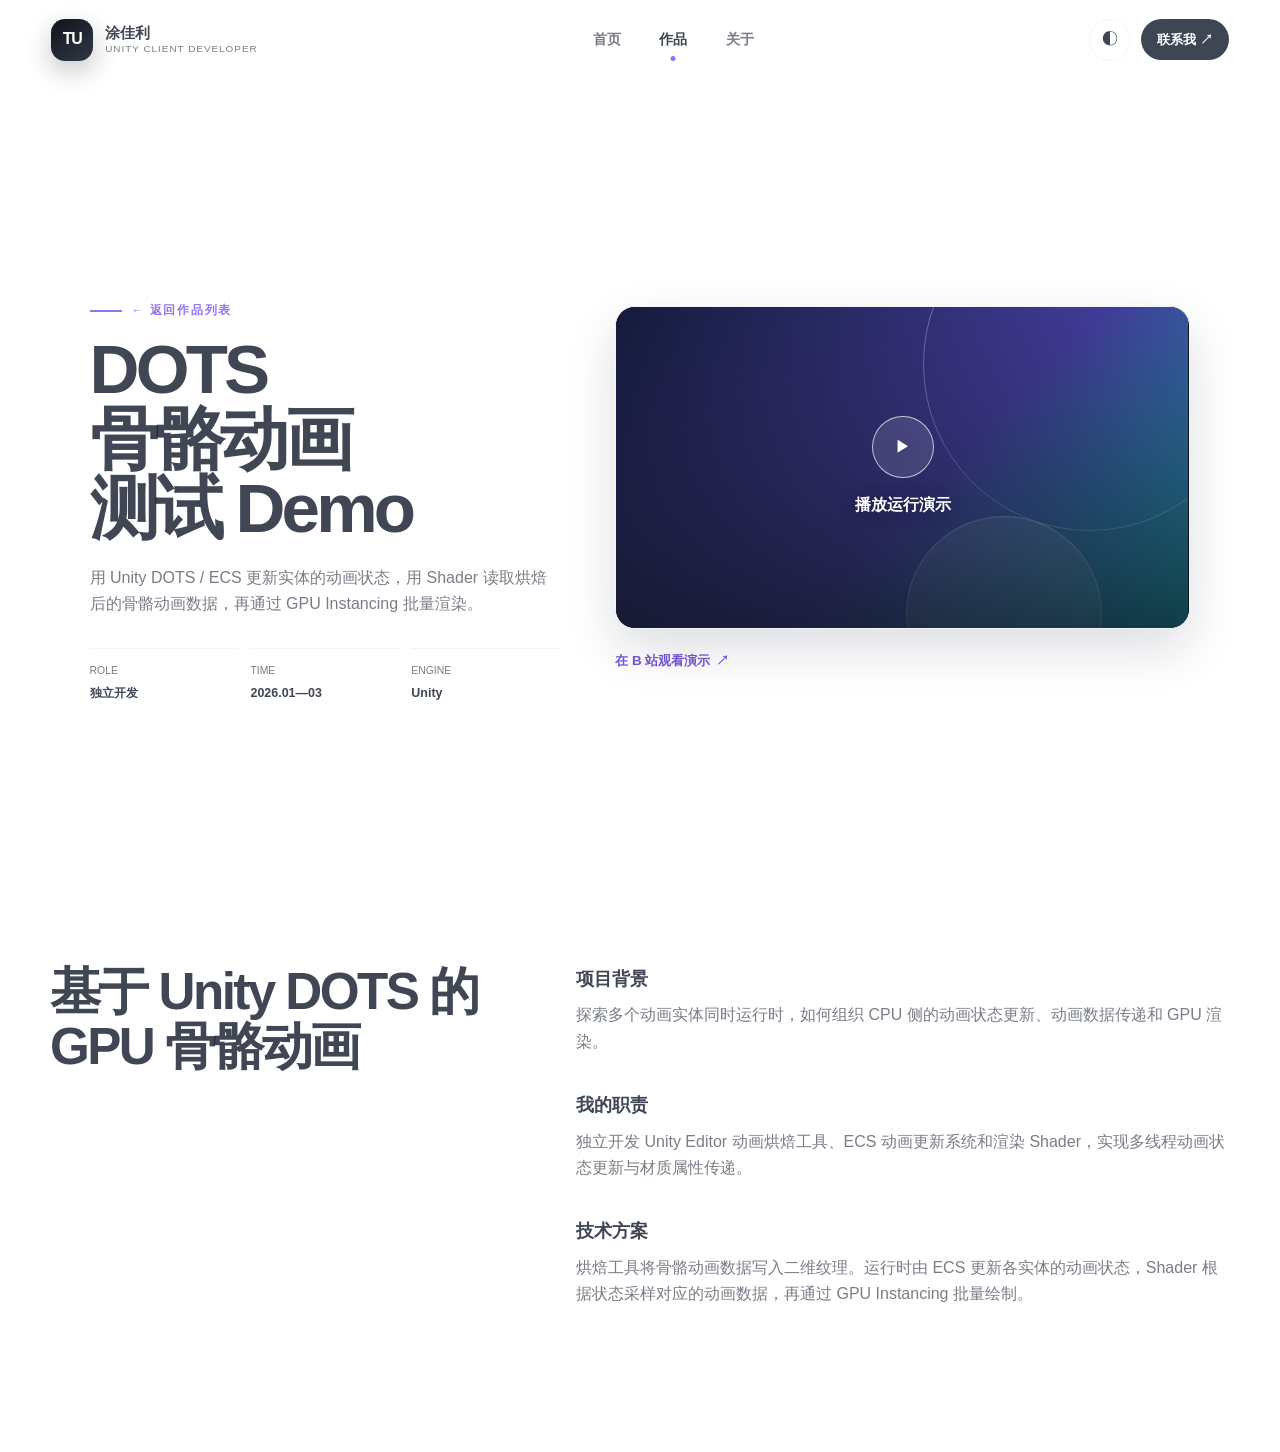
<file: project-dots.html>
<!DOCTYPE html>
<html lang="zh-CN" data-theme="light"><head><meta charset="UTF-8"><meta name="viewport" content="width=device-width, initial-scale=1.0"><meta name="description" content="Unity DOTS GPU 骨骼动画测试 Demo 项目详情。"><title>DOTS 骨骼动画 Demo｜涂佳利</title><link rel="stylesheet" href="styles.css?v=20261127-6"><script src="script.js?v=20261127-6" defer></script></head>
<body data-page="works">
  <div class="page-loader" role="status" aria-live="polite" aria-hidden="true" hidden><div class="pixel-pet" aria-hidden="true"><i class="pixel-pet-ear pixel-pet-ear-left"></i><i class="pixel-pet-ear pixel-pet-ear-right"></i><i class="pixel-pet-tail"></i><i class="pixel-pet-body"></i><i class="pixel-pet-paw"></i><i class="pixel-pet-head"><b class="pixel-pet-eye"></b><b class="pixel-pet-cheek"></b><b class="pixel-pet-nose"></b></i></div><div class="loader-copy"><strong>正在加载中，即将完成...</strong><span data-loader-percent>0%</span></div><div class="loader-line" role="progressbar" aria-label="页面加载进度" aria-valuemin="0" aria-valuemax="100" aria-valuenow="0"><i></i></div></div>
<header class="topbar"><a class="brand" href="index.html"><span class="brand-mark">TU</span><span class="brand-copy"><b>涂佳利</b><small>UNITY CLIENT DEVELOPER</small></span></a><nav class="topnav"><a data-nav="home" href="index.html">首页</a><a data-nav="works" href="works.html">作品</a><a data-nav="about" href="about.html">关于</a></nav><div class="top-actions"><button class="theme-toggle" type="button" aria-label="切换深浅主题">◐</button><a class="mini-cta" href="mailto:2846314132@qq.com">联系我 ↗</a></div></header>
  <main class="inner-main">
    <section class="project-detail-hero">
      <div>
        <a class="page-index" href="works.html">← 返回作品列表</a>
        <h1>DOTS<br>骨骼动画<br>测试 Demo</h1>
        <p>用 Unity DOTS / ECS 更新实体的动画状态，用 Shader 读取烘焙后的骨骼动画数据，再通过 GPU Instancing 批量渲染。</p>
        <div class="project-facts">
          <div><small>ROLE</small><b>独立开发</b></div>
          <div><small>TIME</small><b>2026.01—03</b></div>
          <div><small>ENGINE</small><b>Unity</b></div>
        </div>
      </div>
      <div>
        <div class="works-project-video bilibili-video" data-bvid="BV1iZomBMEGv" data-video-title="DOTS 骨骼动画测试 Demo" data-video-click-only>
          <div class="bilibili-poster poster-dots" aria-hidden="true"></div>
          <button class="bilibili-video-trigger" type="button"><i aria-hidden="true">▶</i><b>播放运行演示</b></button>
        </div>
        <p><a class="works-card-video" href="https://www.bilibili.com/video/BV1iZomBMEGv/" target="_blank" rel="noopener noreferrer">在 B 站观看演示 <span aria-hidden="true">↗</span></a></p>
      </div>
    </section>
    <section class="section-shell story-grid">
      <h2>基于 Unity DOTS 的 GPU 骨骼动画</h2>
      <div class="story-copy">
        <h3>项目背景</h3>
        <p>探索多个动画实体同时运行时，如何组织 CPU 侧的动画状态更新、动画数据传递和 GPU 渲染。</p>
        <h3>我的职责</h3>
        <p>独立开发 Unity Editor 动画烘焙工具、ECS 动画更新系统和渲染 Shader，实现多线程动画状态更新与材质属性传递。</p>
        <h3>技术方案</h3>
        <p>烘焙工具将骨骼动画数据写入二维纹理。运行时由 ECS 更新各实体的动画状态，Shader 根据状态采样对应的动画数据，再通过 GPU Instancing 批量绘制。</p>
      </div>
    </section>
  </main>
  <nav class="mobile-nav"><a data-nav="home" href="index.html"><span>⌂</span>首页</a><a data-nav="works" href="works.html"><span>◇</span>作品</a><a data-nav="experience" href="index.html#internship"><span>⌁</span>经历</a><a data-nav="about" href="about.html"><span>○</span>关于</a></nav>
</body></html>
</file>
<file: styles.css>
@font-face {
  font-family: "MaokenZhuyuanTiWeb";
  src: url("assets/fonts/maoken-zhuyuan/L1_4e00_192.woff2") format("woff2");
  font-style: normal;
  font-weight: 400;
  font-display: swap;
  unicode-range: U+4E86, U+4F5C, U+4F73;
}
@font-face {
  font-family: "MaokenZhuyuanTiWeb";
  src: url("assets/fonts/maoken-zhuyuan/L1_4fea_192.woff2") format("woff2");
  font-style: normal;
  font-weight: 400;
  font-display: swap;
  unicode-range: U+505A, U+5168, U+5229;
}
@font-face {
  font-family: "MaokenZhuyuanTiWeb";
  src: url("assets/fonts/maoken-zhuyuan/L1_6cba_192.woff2") format("woff2");
  font-style: normal;
  font-weight: 400;
  font-display: swap;
  unicode-range: U+6D82;
}
@font-face {
  font-family: "MaokenZhuyuanTiWeb";
  src: url("assets/fonts/maoken-zhuyuan/L1_543c_192.woff2") format("woff2");
  font-style: normal;
  font-weight: 400;
  font-display: swap;
  unicode-range: U+54C1;
}
@font-face {
  font-family: "MaokenZhuyuanTiWeb";
  src: url("assets/fonts/maoken-zhuyuan/L1_5784_192.woff2") format("woff2");
  font-style: normal;
  font-weight: 400;
  font-display: swap;
  unicode-range: U+591A;
}
@font-face {
  font-family: "MaokenZhuyuanTiWeb";
  src: url("assets/fonts/maoken-zhuyuan/L1_60d2_192.woff2") format("woff2");
  font-style: normal;
  font-weight: 400;
  font-display: swap;
  unicode-range: U+60F3;
}
@font-face {
  font-family: "MaokenZhuyuanTiWeb";
  src: url("assets/fonts/maoken-zhuyuan/L1_65b1_192.woff2") format("woff2");
  font-style: normal;
  font-weight: 400;
  font-display: swap;
  unicode-range: U+662F, U+6848;
}
@font-face {
  font-family: "MaokenZhuyuanTiWeb";
  src: url("assets/fonts/maoken-zhuyuan/L1_77e4_192.woff2") format("woff2");
  font-style: normal;
  font-weight: 400;
  font-display: swap;
  unicode-range: U+7B54;
}
@font-face {
  font-family: "MaokenZhuyuanTiWeb";
  src: url("assets/fonts/maoken-zhuyuan/L1_94aa_192.woff2") format("woff2");
  font-style: normal;
  font-weight: 400;
  font-display: swap;
  unicode-range: U+9526, U+95EE, U+96C6;
}
@font-face {
  font-family: "MaokenZhuyuanTiWeb";
  src: url("assets/fonts/maoken-zhuyuan/L1_97cd_266.woff2") format("woff2");
  font-style: normal;
  font-weight: 400;
  font-display: swap;
  unicode-range: U+9898;
}
@font-face {
  font-family: "MaokenZhuyuanTiWeb";
  src: url("assets/fonts/maoken-zhuyuan/L3_ff0b_64.woff2") format("woff2");
  font-style: normal;
  font-weight: 400;
  font-display: swap;
  unicode-range: U+FF0C;
}

@font-face {
  font-family: "LXGW975YuanAbout";
  src: url("assets/fonts/lxgw-975-yuan/LXGW975YuanSC-700W-subset.woff2") format("woff2");
  font-style: normal;
  font-weight: 700;
  font-display: swap;
}

:root {
  --bg: #ffffff;
  --bg-2: #f9fafb;
  --surface: rgba(255, 255, 255, .92);
  --surface-solid: #fff;
  --ink: rgba(16, 24, 40, .8);
  --muted: rgba(16, 24, 40, .56);
  --line: #f2f4f7;
  --violet: #9373ee;
  --blue: #7657d8;
  --cyan: #b9a7f5;
  --coral: #fa383e;
  --shadow: 0 18px 48px rgba(16, 24, 40, .08);
  --radius: 26px;
  --topbar: 80px;
  --toc-hover: #f2f4f7;
  --toc-active: rgba(147, 115, 238, .1);
}

html[data-theme="dark"] {
  --bg: #1b1b1d;
  --bg-2: #242526;
  --surface: rgba(36, 37, 38, .82);
  --surface-solid: #242526;
  --ink: #c2cad1;
  --muted: #7d858e;
  --violet: #9383f1;
  --blue: #a89af6;
  --cyan: #bdb3f8;
  --line: rgba(255, 255, 255, .12);
  --shadow: 0 18px 50px rgba(0, 0, 0, .38);
  --toc-hover: #252733;
  --toc-active: rgba(147, 131, 241, .14);
}

* { box-sizing: border-box; }
html { scroll-behavior: smooth; scroll-padding-top: calc(var(--topbar) + 18px); }
body {
  margin: 0;
  color: var(--ink);
  background: var(--bg);
  font-family: "SF Pro Text", -apple-system, BlinkMacSystemFont, "Segoe UI", "PingFang SC", "Hiragino Sans GB", "Microsoft YaHei", "Helvetica Neue", Helvetica, Arial, sans-serif;
  line-height: 1.65;
  overflow-x: hidden;
  transition: color .35s ease, background .35s ease;
}
body::before {
  content: "";
  position: fixed;
  inset: 0;
  pointer-events: none;
  opacity: 0;
  background-image: none;
  background-size: 42px 42px;
  mask-image: linear-gradient(to bottom, #000, transparent 80%);
  z-index: -1;
}
a { color: inherit; text-decoration: none; }
img { display: block; max-width: 100%; }
button, input { font: inherit; }
::selection { background: rgba(147, 115, 238, .2); }

.page-loader {
  --pixel-ink: #3f4350;
  --pixel-paper: #f7f3ec;
  --pixel-pink: #ef9fac;
  --pixel-track: #d3d5da;
  --pixel-fill: #5a5867;
  --loader-progress: .08;
  position: fixed;
  inset: 0;
  z-index: 1000;
  display: grid;
  grid-template-columns: minmax(0, 360px);
  place-content: center;
  justify-items: center;
  gap: 18px;
  padding: 28px;
  color: var(--pixel-ink);
  background-color: #b9ddea;
  background-image:
    linear-gradient(rgba(255,255,255,.12) 1px, transparent 1px),
    linear-gradient(90deg, rgba(255,255,255,.12) 1px, transparent 1px);
  background-size: 8px 8px;
  transition: opacity .16s steps(4, end), visibility 0s linear .16s;
}
.page-loader[hidden] { display: none; }
.page-loader.is-done { opacity: 0; visibility: hidden; pointer-events: none; }
.page-loader.is-done .pixel-pet { transform: translate3d(8px, -5px, 0); }
.loader-copy { display: flex; align-items: baseline; justify-content: space-between; gap: 22px; width: 100%; font-family: ui-monospace, "SFMono-Regular", Consolas, "Microsoft YaHei", monospace; }
.loader-copy strong { font-size: clamp(.82rem, 2.7vw, 1rem); letter-spacing: .035em; }
.loader-copy span { min-width: 4ch; font-size: .78rem; font-weight: 800; text-align: right; font-variant-numeric: tabular-nums; }
.loader-line { position: relative; width: 100%; height: 28px; border: 4px solid var(--pixel-ink); background: var(--pixel-track); box-shadow: 5px 5px 0 rgba(63,67,80,.28); }
.loader-line i { position: absolute; inset: 4px; display: block; background: var(--pixel-fill); transform: scaleX(var(--loader-progress)); transform-origin: 0 50%; will-change: transform; }
.loader-line::after { content: ""; position: absolute; inset: 4px; z-index: 1; background: repeating-linear-gradient(90deg, transparent 0 14px, #b9ddea 14px 18px); pointer-events: none; }

.pixel-pet { position: relative; width: 104px; height: 90px; margin-bottom: 2px; image-rendering: pixelated; animation: pixel-pet-wait .86s steps(2, end) infinite; transition: transform .2s steps(2, end); will-change: transform; }
.pixel-pet i, .pixel-pet b { position: absolute; display: block; box-sizing: border-box; }
.pixel-pet-ear { top: 7px; width: 14px; height: 31px; border: 4px solid var(--pixel-ink); background: var(--pixel-paper); transform-origin: 50% 100%; }
.pixel-pet-ear::after { content: ""; position: absolute; left: 3px; top: 5px; width: 4px; height: 14px; background: var(--pixel-pink); }
.pixel-pet-ear-left { left: 24px; animation: pixel-ear-listen 2.2s steps(2, end) infinite; }
.pixel-pet-ear-right { left: 49px; top: 5px; height: 33px; animation: pixel-ear-listen 2.2s .2s steps(2, end) infinite reverse; }
.pixel-pet-tail { right: 8px; top: 49px; width: 18px; height: 18px; border: 4px solid var(--pixel-ink); background: var(--pixel-paper); animation: pixel-tail-wag .72s steps(2, end) infinite; will-change: transform; }
.pixel-pet-body { left: 43px; top: 46px; width: 46px; height: 33px; border: 4px solid var(--pixel-ink); background: var(--pixel-paper); box-shadow: inset -7px -6px 0 #e3ded7; }
.pixel-pet-paw { left: 47px; top: 73px; width: 48px; height: 10px; border: 4px solid var(--pixel-ink); background: var(--pixel-paper); }
.pixel-pet-head { left: 15px; top: 30px; z-index: 2; width: 51px; height: 45px; border: 4px solid var(--pixel-ink); background: var(--pixel-paper); box-shadow: inset -6px -6px 0 #e3ded7; }
.pixel-pet-eye { left: 28px; top: 10px; width: 5px; height: 8px; background: var(--pixel-ink); transform-origin: center; animation: pixel-eye-blink 3.2s steps(2, end) infinite; }
.pixel-pet-cheek { left: 23px; top: 23px; width: 9px; height: 5px; background: var(--pixel-pink); }
.pixel-pet-nose { right: -8px; top: 20px; width: 8px; height: 7px; background: var(--pixel-ink); }
@keyframes pixel-pet-wait { 50% { transform: translate3d(0, -3px, 0); } }
@keyframes pixel-ear-listen { 50% { transform: rotate(-5deg) translate3d(0, 2px, 0); } }
@keyframes pixel-tail-wag { 50% { transform: translate3d(4px, -3px, 0); } }
@keyframes pixel-eye-blink { 0%, 44%, 50%, 100% { transform: scaleY(1); } 46%, 48% { transform: scaleY(.2); } }

html[data-theme="dark"] .page-loader { --pixel-ink: #d9dce7; --pixel-paper: #313746; --pixel-track: #42495a; --pixel-fill: #f2b8c3; color: var(--pixel-ink); background-color: #202837; }
html[data-theme="dark"] .loader-line::after { background-image: repeating-linear-gradient(90deg, transparent 0 14px, #202837 14px 18px); }

.topbar {
  position: fixed;
  top: 0;
  left: 0;
  right: 0;
  z-index: 100;
  min-height: var(--topbar);
  display: flex;
  align-items: center;
  justify-content: space-between;
  padding: 14px clamp(20px, 4vw, 64px);
  border-bottom: 1px solid transparent;
  transition: .3s ease;
}
.topbar.is-scrolled { background: color-mix(in srgb, var(--bg) 80%, transparent); border-color: var(--line); backdrop-filter: blur(18px); }
.brand { display: flex; align-items: center; gap: 12px; }
.brand-mark { display: grid; place-items: center; width: 42px; aspect-ratio: 1; border-radius: 14px; color: #fff; font-weight: 900; letter-spacing: -.08em; background: linear-gradient(145deg, #11141d, #303746); box-shadow: 0 10px 26px rgba(17,20,29,.24); }
.brand-copy { display: grid; line-height: 1.25; }
.brand-copy b { font-size: .93rem; }
.brand-copy small { color: var(--muted); font-size: .62rem; letter-spacing: .1em; }
.topnav { display: flex; gap: clamp(20px, 3vw, 44px); }
.topnav a { position: relative; color: var(--muted); font-weight: 600; font-size: .9rem; }
.topnav a::after { content: ""; position: absolute; left: 50%; bottom: -10px; width: 5px; height: 5px; border-radius: 50%; background: var(--violet); opacity: 0; transform: translateX(-50%) scale(0); transition: .25s; }
.topnav a:hover, .topnav a.is-active { color: var(--ink); }
.topnav a.is-active::after { opacity: 1; transform: translateX(-50%) scale(1); }
.top-actions { display: flex; align-items: center; gap: 10px; }
.theme-toggle { width: 42px; height: 42px; border: 1px solid var(--line); border-radius: 50%; color: var(--ink); background: var(--surface); cursor: pointer; }
.mini-cta { padding: 10px 16px; border-radius: 100px; color: var(--bg); background: var(--ink); font-size: .82rem; font-weight: 700; }

.side-rail {
  position: fixed;
  left: 20px;
  top: 50%;
  z-index: 20;
  display: flex;
  align-items: center;
  gap: 9px;
  transform: translateY(-50%) rotate(-90deg);
  transform-origin: center;
  color: var(--muted);
  font-size: .65rem;
  font-weight: 700;
  letter-spacing: .18em;
}
.side-rail i { width: 46px; height: 1px; background: var(--line); }

.hero {
  position: relative;
  min-height: 100svh;
  padding: calc(var(--topbar) + 42px) clamp(24px, 8vw, 130px) 72px;
  display: flex;
  justify-content: center;
  align-items: center;
  text-align: center;
  overflow: hidden;
  isolation: isolate;
}
.hero::after { content: ""; position: absolute; left: 0; right: 0; bottom: 0; z-index: -1; height: clamp(150px, 24vh, 260px); pointer-events: none; background: linear-gradient(to bottom, transparent 0%, color-mix(in srgb, var(--bg) 55%, transparent) 58%, var(--bg) 100%); }
.home-particles, .hero-video, .hero-glow { position: absolute; inset: 0; pointer-events: none; }
.home-particles { z-index: -2; overflow: hidden; opacity: 0; transition: opacity 1.1s ease; }
.home-particles.is-ready { opacity: 1; }
.home-particles canvas {
  width: 100% !important;
  height: 100% !important;
  filter: drop-shadow(0 0 4px rgba(221,235,255,.64)) saturate(1.24);
  mix-blend-mode: screen;
}
.hero-video { z-index: -4; opacity: 1; background: #dfe7ed; }
.hero-background-image { width: 100%; height: 100%; object-fit: cover; object-position: center; }
.hero-video::after { content: ""; position: absolute; inset: 0; background: linear-gradient(180deg, rgba(255,255,255,.08), rgba(20,27,42,.08)); }
.video-scan { width: 60vw; height: 60vw; border-radius: 50%; filter: blur(15px); background: conic-gradient(from 90deg, transparent, rgba(101,71,255,.14), transparent 32%, rgba(36,200,216,.15), transparent 66%, rgba(255,104,124,.12), transparent); animation: drift 18s linear infinite; }
@keyframes drift { to { transform: translate(30vw, -10vw) rotate(360deg); } }
.hero-glow { left: 0; top: 0; right: auto; bottom: auto; z-index: 1; width: 118px; height: 118px; border-radius: 50%; opacity: 0; background: radial-gradient(circle, rgba(255,255,255,.8), rgba(255,255,255,.18) 28%, transparent 68%); filter: blur(2px); transform: translate3d(calc(var(--glow-x, -200px) - 50%), calc(var(--glow-y, -200px) - 50%), 0); transition: opacity .2s; will-change: transform, opacity; }
.hero:hover .hero-glow { opacity: 1; }
.hero-center { position: relative; z-index: 2; display: flex; flex-direction: column; align-items: center; justify-content: flex-start; width: min(70vw, 1380px); min-height: min(70vh, 760px); margin-top: 82px; padding: clamp(230px, 20vw, 420px) clamp(32px, 7vw, 120px) 48px; overflow: visible; border: 1px solid rgba(255,255,255,.7); border-radius: 34px; color: #fff; background: rgba(55,63,78,.18); box-shadow: 0 34px 100px rgba(21,29,48,.2), inset 0 1px 0 rgba(255,255,255,.72), inset 0 -1px 0 rgba(255,255,255,.18); backdrop-filter: none; -webkit-backdrop-filter: none; }
.hero-center::before { content: ""; position: absolute; inset: 0; z-index: 0; pointer-events: none; border-radius: inherit; background: linear-gradient(145deg, rgba(255,255,255,.24) 0%, rgba(255,255,255,.06) 30%, transparent 58%), linear-gradient(180deg, rgba(255,255,255,.08), transparent 35%); }
.hero-center > * { position: relative; z-index: 1; }
.hero-copy { position: relative; z-index: 2; display: flex; flex-direction: column; align-items: center; max-width: 720px; }
.mouse-particle { position: absolute; z-index: 3; width: var(--size); height: var(--size); border-radius: 50%; pointer-events: none; background: var(--particle-color, #fff); box-shadow: 0 0 8px var(--particle-color, #fff), 0 0 22px var(--particle-color, #fff); mix-blend-mode: screen; animation: mouse-particle-out .86s ease-out forwards; }
.mouse-particle.is-star::before,
.mouse-particle.is-star::after { content: ""; position: absolute; left: 50%; top: 50%; border-radius: 100%; background: rgba(255,255,255,.92); transform: translate(-50%,-50%); }
.mouse-particle.is-star::before { width: 1px; height: calc(var(--size) * 3.4); }
.mouse-particle.is-star::after { width: calc(var(--size) * 3.4); height: 1px; }
@keyframes mouse-particle-out { to { opacity: 0; transform: translate(var(--dx), var(--dy)) rotate(32deg) scale(.12); } }
.eyebrow, .kicker { margin: 0 0 25px; color: var(--muted); font-size: .72rem; font-weight: 800; letter-spacing: .18em; }
.hero-center .eyebrow { position: absolute; left: 32px; top: 28px; margin: 0; color: rgba(255,255,255,.8); font-size: .64rem; white-space: nowrap; }
.eyebrow span { display: inline-block; width: 34px; height: 2px; margin: 0 10px 3px 0; background: linear-gradient(90deg, var(--violet), var(--cyan)); }
.hero h1 { margin: 0; font-size: clamp(3rem, 6vw, 6.8rem); line-height: .98; letter-spacing: -.075em; font-weight: 700; }
.hero h1 span, .hero h1 strong { display: block; }
.hero h1 strong { padding-bottom: .08em; color: transparent; background: linear-gradient(100deg, var(--violet), var(--blue) 45%, var(--cyan)); background-clip: text; }
.hero-name-lockup { position: relative; display: inline-flex; align-items: center; justify-content: center; isolation: isolate; margin: 0 0 2px; padding: 4px 22px 8px; }
.hero h1.hero-name { margin: 0; color: #fff; font-family: "MaokenZhuyuanTiWeb", "YouYuan", "Yuanti SC", "Microsoft YaHei UI", sans-serif; font-size: clamp(2.35rem, 3.25vw, 3.55rem); line-height: 1; letter-spacing: .06em; font-weight: 400; text-shadow: 0 5px 0 rgba(62,72,92,.2), 0 13px 26px rgba(23,31,48,.22), 0 0 18px rgba(255,255,255,.18); }
.hero h1.hero-name .hero-name-char { display: inline-block; transform-origin: 50% 80%; animation: hero-name-bob 5.2s ease-in-out infinite; }
.hero h1.hero-name .hero-name-char:nth-child(1) { transform: translateY(1px) rotate(-3deg) scale(1.04); }
.hero h1.hero-name .hero-name-char:nth-child(2) { animation-delay: -.65s; transform: translateY(-3px) rotate(2deg) scale(1.08); }
.hero h1.hero-name .hero-name-char:nth-child(3) { animation-delay: -1.3s; transform: translateY(2px) rotate(-1deg) scale(1.03); }
.hero-name-doodle { position: absolute; z-index: -1; pointer-events: none; color: #fff; }
.hero-name-doodle--sparkle-left,
.hero-name-doodle--sparkle-right { background: currentColor; clip-path: polygon(50% 0, 59% 39%, 100% 50%, 59% 61%, 50% 100%, 41% 61%, 0 50%, 41% 39%); filter: drop-shadow(0 3px 6px rgba(28,38,58,.18)); animation: hero-name-twinkle 3.2s ease-in-out infinite; }
.hero-name-doodle--sparkle-left { top: 1px; left: -5px; width: 21px; height: 21px; transform: rotate(-8deg); }
.hero-name-doodle--sparkle-right { top: -4px; right: 1px; width: 13px; height: 13px; animation-delay: -1.3s; }
.hero-name-doodle--bubbles { top: 1px; right: -19px; width: 10px; height: 10px; border: 2px solid currentColor; border-radius: 50%; filter: drop-shadow(0 2px 5px rgba(29,39,58,.16)); animation: hero-name-bubbles 4.1s ease-in-out infinite; }
.hero-name-doodle--bubbles::before,
.hero-name-doodle--bubbles::after { content: ""; position: absolute; border: inherit; border-radius: inherit; }
.hero-name-doodle--bubbles::before { width: 5px; height: 5px; left: -9px; top: -9px; }
.hero-name-doodle--bubbles::after { width: 3px; height: 3px; right: -7px; bottom: -8px; }
.hero-name-doodle--drops { left: -22px; bottom: 8px; width: 9px; height: 15px; border-radius: 80% 20% 70% 30%; background: currentColor; transform: rotate(-48deg); filter: drop-shadow(0 2px 4px rgba(29,39,58,.16)); }
.hero-name-doodle--drops::before,
.hero-name-doodle--drops::after { content: ""; position: absolute; width: 6px; height: 11px; border-radius: inherit; background: currentColor; }
.hero-name-doodle--drops::before { left: -10px; top: 8px; transform: rotate(-27deg); }
.hero-name-doodle--drops::after { right: -9px; top: 11px; transform: rotate(28deg) scale(.72); }
.hero-name-doodle--smile { right: -30px; bottom: 4px; width: 28px; height: 13px; border-bottom: 2px solid currentColor; border-radius: 0 0 50% 50%; transform: rotate(-8deg); filter: drop-shadow(0 2px 4px rgba(29,39,58,.16)); }
.hero-name-doodle--smile::before,
.hero-name-doodle--smile::after { content: ""; position: absolute; top: 4px; width: 3px; height: 3px; border-radius: 50%; background: currentColor; }
.hero-name-doodle--smile::before { left: 1px; }
.hero-name-doodle--smile::after { right: 1px; }
@keyframes hero-name-bob { 0%, 100% { translate: 0 0; } 50% { translate: 0 -3px; } }
@keyframes hero-name-twinkle { 0%, 100% { opacity: .74; scale: .72; } 50% { opacity: 1; scale: 1.08; } }
@keyframes hero-name-bubbles { 0%, 100% { translate: 0 2px; opacity: .7; } 50% { translate: 2px -5px; opacity: 1; } }
.hero-role { margin: 7px 0 20px; color: rgba(255,255,255,.76); font-size: .68rem; font-weight: 800; letter-spacing: .18em; }
.hero-intro { max-width: 660px; margin: 10px 0 18px; color: rgba(255,255,255,.92); font-size: clamp(.92rem, 1.05vw, 1.05rem); text-shadow: 0 1px 12px rgba(0,0,0,.16); }
body[data-page="home"] .hero-copy > .hero-intro { margin-top: 0; }
.hero-meta { display: flex; flex-wrap: wrap; justify-content: center; gap: 12px 24px; color: rgba(255,255,255,.9); font-size: .75rem; font-weight: 700; letter-spacing: .04em; text-shadow: 0 1px 10px rgba(0,0,0,.14); }
.hero-meta span::before { content: ""; display: inline-block; width: 5px; height: 5px; margin: 0 9px 2px 0; border-radius: 50%; background: var(--cyan); }
.hero-actions { display: flex; flex-wrap: wrap; justify-content: center; gap: 12px; margin-top: 26px; }
.hero-center .button.primary { color: #26304a; border-color: rgba(255,255,255,.88); background: rgba(255,255,255,.72); box-shadow: 0 14px 34px rgba(20,27,45,.15), inset 0 1px 0 rgba(255,255,255,.95); backdrop-filter: none; -webkit-backdrop-filter: none; }
.hero-center .button.primary:hover { background: rgba(255,255,255,.84); }
.hero-center .button.ghost { color: #fff; border-color: rgba(255,255,255,.52); background: rgba(255,255,255,.14); box-shadow: inset 0 1px 0 rgba(255,255,255,.4), 0 12px 30px rgba(20,27,45,.1); backdrop-filter: none; -webkit-backdrop-filter: none; }
.hero-center .button.ghost:hover { background: rgba(255,255,255,.22); }
.button { display: inline-flex; align-items: center; justify-content: center; gap: 24px; min-height: 54px; padding: 0 23px; border: 1px solid var(--line); border-radius: 100px; font-size: .9rem; font-weight: 700; transition: .25s ease; }
.button.primary { color: white; border-color: transparent; background: var(--violet); box-shadow: 0 10px 24px rgba(147, 115, 238, .22); }
.button.ghost { background: var(--surface); backdrop-filter: blur(12px); }
.button:hover { transform: translateY(-3px); box-shadow: var(--shadow); }
.contact-strip { display: flex; gap: 24px; margin-top: 28px; color: var(--muted); font-size: .8rem; }
.contact-strip a:hover { color: var(--violet); }

.hero-visual { position: absolute; z-index: 2; top: clamp(-240px, -13vw, -160px); left: 50%; width: clamp(250px, 22vw, 440px); height: auto; margin: 0; transform: translateX(-50%); }
.portrait-card { position: relative; inset: auto; width: 100%; height: auto; padding: 0; overflow: visible; transform: none; border-radius: 0; background: transparent; box-shadow: none; }
.glass-panel { border: 0; backdrop-filter: none; }
.portrait-card img { width: 100%; height: auto; object-fit: contain; border-radius: 0; filter: drop-shadow(0 24px 28px rgba(20,28,48,.2)); }
.portrait-label { position: absolute; left: 30px; right: 30px; bottom: 28px; display: flex; align-items: end; justify-content: space-between; color: white; text-shadow: 0 2px 20px rgba(0,0,0,.35); }
.portrait-label span { font-size: .65rem; letter-spacing: .18em; }
.portrait-label b { font-size: 1.4rem; }
.orbit { position: absolute; border: 1px solid rgba(101,71,255,.24); border-radius: 50%; animation: orbit 12s linear infinite; }
.orbit-a { inset: 1% -4% 12% 4%; }
.orbit-b { inset: 18% 7% -1% -8%; animation-direction: reverse; animation-duration: 16s; }
.orbit::after { content: ""; position: absolute; top: 8%; left: 14%; width: 12px; height: 12px; border-radius: 50%; background: var(--violet); box-shadow: 0 0 22px var(--violet); }
@keyframes orbit { to { transform: rotate(360deg); } }
.shape { position: absolute; z-index: -1; filter: blur(.2px); }
.shape-a { width: 190px; height: 190px; right: -8%; top: 4%; border-radius: 32% 68% 55% 45%; background: linear-gradient(140deg, var(--cyan), var(--blue)); animation: morph 8s ease-in-out infinite; }
.shape-b { width: 130px; height: 130px; left: -3%; bottom: 0; border-radius: 28px; background: linear-gradient(145deg, var(--coral), #ffb260); transform: rotate(24deg); animation: float 6s ease-in-out infinite; }
@keyframes morph { 50% { border-radius: 66% 34% 30% 70%; transform: rotate(25deg) scale(1.08); } }
@keyframes float { 50% { transform: translateY(-18px) rotate(18deg); } }
.floating-note { position: absolute; z-index: 3; padding: 13px 17px; border: 1px solid rgba(255,255,255,.75); border-radius: 16px; background: var(--surface); backdrop-filter: blur(14px); box-shadow: 0 18px 50px rgba(63,76,136,.15); }
.floating-note small { display: block; color: var(--muted); font-size: .58rem; letter-spacing: .15em; }
.floating-note b { font-size: .78rem; }
.note-code { left: -5%; top: 27%; }
.note-status { right: -4%; bottom: 16%; display: flex; align-items: center; gap: 8px; }
.note-status i { width: 7px; height: 7px; border-radius: 50%; background: #3bd587; box-shadow: 0 0 0 5px rgba(59,213,135,.14); }
.enter-cue { position: absolute; right: clamp(24px, 7vw, 110px); bottom: 28px; display: flex; align-items: center; gap: 12px; color: var(--muted); font-size: .72rem; font-weight: 700; }
.enter-cue i { display: grid; place-items: center; width: 34px; height: 34px; border: 1px solid var(--line); border-radius: 50%; font-style: normal; animation: nudge 2s infinite; }
@keyframes nudge { 50% { transform: translateY(4px); } }

.section-shell { width: min(1180px, calc(100% - 48px)); margin: 0 auto; padding: 110px 0; }
.section-heading { display: grid; grid-template-columns: 1.2fr .8fr; gap: 60px; align-items: end; margin-bottom: 45px; }
.section-heading h2 { margin: 0; font-size: clamp(1.9rem, 3.8vw, 3.2rem); line-height: 1.12; letter-spacing: -.045em; font-weight: 600; }
.section-heading > p { max-width: 470px; margin: 0; color: var(--muted); }
.tag-row { display: flex; flex-wrap: wrap; gap: 8px; margin-top: 18px; }
.tag-row span { padding: 6px 10px; border: 1px solid var(--line); border-radius: 100px; color: var(--muted); font-size: .67rem; font-weight: 700; }

.hero::after {
  content: "";
  position: absolute;
  left: 0;
  right: 0;
  bottom: 0;
  height: 32%;
  z-index: 1;
  pointer-events: none;
  background: linear-gradient(180deg, rgba(255,255,255,0), rgba(255,255,255,.55) 48%, var(--bg));
}
html[data-theme="dark"] .hero::after {
  background: linear-gradient(180deg, transparent, rgba(27, 27, 29, .5) 60%, var(--bg));
}
.color-bridge {
  height: 96px;
  margin-top: -96px;
  position: relative;
  z-index: 6;
  pointer-events: none;
  background: linear-gradient(180deg, rgba(255, 255, 255, 0) 0%, var(--bg) 100%);
}
html[data-theme="dark"] .color-bridge {
  background: linear-gradient(180deg, rgba(27, 27, 29, 0) 0%, rgba(27, 27, 29, .55) 48%, var(--bg) 100%);
}
html[data-theme="dark"] .page-toc {
  background: color-mix(in srgb, var(--bg) 86%, #1b2244);
}
.home-board {
  position: relative;
  z-index: 7;
  padding: 0 0 80px;
  background: linear-gradient(180deg, var(--bg) 0%, var(--bg-2) 28%, var(--bg) 100%);
}
.home-layout {
  display: grid;
  grid-template-columns: clamp(260px, 20vw, 420px) minmax(0, 1fr);
  gap: 0;
  width: 100%;
  align-items: start;
}
.page-toc {
  position: sticky;
  top: var(--topbar);
  align-self: start;
  display: grid;
  align-content: start;
  gap: 6px;
  min-height: calc(100svh - var(--topbar));
  padding: 36px clamp(18px, 2.2vw, 36px) 48px clamp(22px, 2.6vw, 44px);
  border-right: 1px solid var(--line);
  background: var(--bg);
}
.page-toc-title {
  margin: 0 8px 12px;
  color: var(--ink);
  font-size: 1rem;
  font-weight: 600;
  letter-spacing: .04em;
}
.page-toc a {
  display: flex;
  align-items: center;
  gap: 16px;
  min-height: 58px;
  padding: 14px 18px;
  border-radius: 10px;
  color: var(--muted);
  font-size: .875rem;
  font-weight: 400;
  line-height: 1.5;
  transition: color .2s ease, background .2s ease;
}
.page-toc a small {
  flex: 0 0 auto;
  color: inherit;
  font-size: .72rem;
  font-weight: 500;
  letter-spacing: .08em;
  opacity: .72;
}
.page-toc a span { min-width: 0; }
.page-toc a:hover {
  color: var(--ink);
  background: var(--toc-hover);
}
.page-toc a.is-active {
  color: var(--violet);
  background: var(--toc-active);
  font-weight: 500;
}
.home-main {
  min-width: 0;
  padding: 28px clamp(28px, 5vw, 96px) 64px clamp(28px, 3.6vw, 72px);
}
.home-block {
  scroll-margin-top: calc(var(--topbar) + 20px);
  padding: 64px 0 28px;
}
.home-block + .home-block {
  margin-top: 28px;
  border-top: 1px solid var(--line);
}
.home-section-head { margin-bottom: 28px; }
.home-section-head p {
  margin: 0 0 10px;
  color: var(--ink);
  font-size: clamp(1.05rem, 1.45vw, 1.2rem);
  font-weight: 600;
}
.home-section-head h2 {
  margin: 0;
  font-size: clamp(1.55rem, 2.6vw, 2.2rem);
  line-height: 1.25;
  letter-spacing: -.03em;
  font-weight: 600;
}
.work-feature + .work-feature {
  margin-top: 64px;
  padding-top: 48px;
  border-top: 1px solid var(--line);
}
.work-feature h2 {
  margin: 0 0 24px;
  font-size: clamp(1.55rem, 2.6vw, 2.2rem);
  line-height: 1.25;
  letter-spacing: -.03em;
  font-weight: 600;
}
.work-split {
  display: grid;
  grid-template-columns: minmax(0, .92fr) minmax(0, 1.08fr);
  gap: 36px;
  align-items: center;
}
.work-copy { min-width: 0; }
.work-meta {
  margin: 0 0 14px;
  color: var(--muted);
  font-size: .78rem;
  font-weight: 700;
}
.work-copy > p { margin: 0 0 14px; color: var(--ink); }
.work-copy .tag-row { margin: 6px 0 22px; }
.work-copy .button { width: fit-content; min-width: 168px; }
.work-video {
  position: relative;
  overflow: hidden;
  border: 1px solid var(--line);
  border-radius: 16px;
  background: #12151f;
  box-shadow: 0 18px 50px rgba(28, 36, 62, .12);
}
.work-video img, .work-video video {
  width: 100%;
  aspect-ratio: 16 / 10;
  object-fit: cover;
  background: #12151f;
}
.work-video video {
  position: absolute;
  inset: 0;
  height: 100%;
}
.work-video .bilibili-video-trigger {
  position: absolute;
  inset: 0;
  z-index: 2;
}
.work-video.is-empty video { display: none; }
.intern-card {
  display: grid;
  grid-template-columns: 200px minmax(0, 1fr);
  gap: 36px;
  align-items: start;
}
.intern-meta p {
  margin: 0 0 8px;
  color: var(--muted);
  font-size: .86rem;
}
.intern-meta p:first-child {
  color: var(--ink);
  font-weight: 700;
}
.intern-card ul { margin: 0; padding: 0 0 0 18px; }
.intern-card li { margin: 0 0 12px; color: var(--ink); }
.intern-card li:last-child { margin-bottom: 0; }
.home-skill-groups {
  display: grid;
  gap: 10px;
}
.home-skill-group {
  display: grid;
  grid-template-columns: 148px minmax(0, 1fr);
  gap: 22px;
  align-items: start;
  padding: 26px 0;
  border-top: 1px solid var(--line);
}
.home-skill-group h3 {
  margin: 0;
  color: var(--ink);
  font-size: 1.05rem;
  font-weight: 600;
  letter-spacing: -.02em;
}
.home-skill-group ul {
  margin: 0;
  padding: 0;
  list-style: none;
}
.home-skill-group li {
  margin: 0 0 12px;
  color: var(--muted);
}
.home-skill-group li:last-child { margin-bottom: 0; }
.home-skill-group li b {
  color: var(--ink);
  font-weight: 600;
}
.project-row {
  display: grid;
  grid-template-columns: 148px minmax(0, 1fr) auto;
  gap: 22px;
  align-items: start;
  padding: 26px 0;
  border-top: 1px solid var(--line);
}
.project-row:last-child { padding-bottom: 8px; }
.project-row time, .award-timeline time {
  color: var(--muted);
  font-size: .82rem;
  font-weight: 600;
  white-space: nowrap;
}
.project-row h3, .award-timeline h3 {
  margin: 0 0 8px;
  font-size: 1.05rem;
  letter-spacing: -.02em;
  font-weight: 600;
}
.project-row p { margin: 0; color: var(--muted); }
.text-link {
  margin-top: 2px;
  color: var(--violet);
  font-size: .84rem;
  font-weight: 700;
  border-bottom: 1px solid currentColor;
  width: fit-content;
  height: fit-content;
}
.text-link:hover { color: var(--blue); }
.award-timeline {
  position: relative;
  margin: 0;
  padding: 8px 0 0 8px;
  list-style: none;
}
.award-timeline::before {
  content: "";
  position: absolute;
  left: 157px;
  top: 10px;
  bottom: 18px;
  width: 1px;
  background: linear-gradient(var(--ink), var(--line));
  opacity: .28;
}
.award-timeline li {
  position: relative;
  display: grid;
  grid-template-columns: 140px minmax(0, 1fr);
  gap: 36px;
  padding: 0 0 28px;
}
.award-timeline li:last-child { padding-bottom: 0; }
.award-timeline li::after {
  content: "";
  position: absolute;
  left: 149px;
  top: 8px;
  width: 7px;
  height: 7px;
  border-radius: 50%;
  background: var(--ink);
}
.award-content { min-width: 0; }
.award-heading {
  display: flex;
  align-items: flex-start;
  gap: 14px;
}
.award-heading h3 {
  flex: 1 1 auto;
  min-width: 0;
  margin-bottom: 8px;
  text-wrap: pretty;
}
.award-timeline p { margin: 0; color: var(--muted); font-size: .9rem; }
.certificate-trigger {
  flex: 0 0 auto;
  display: inline-flex;
  align-items: center;
  gap: 5px;
  min-height: 30px;
  margin-top: -4px;
  padding: 5px 9px;
  border: 1px solid color-mix(in srgb, var(--violet) 34%, var(--line));
  border-radius: 8px;
  color: var(--violet);
  background: color-mix(in srgb, var(--surface-solid) 82%, transparent);
  font: inherit;
  font-size: .74rem;
  font-weight: 700;
  white-space: nowrap;
  cursor: pointer;
  transition: color .22s ease, border-color .22s ease, background .22s ease, transform .22s ease;
}
.certificate-trigger span { transition: transform .22s ease; }
.certificate-trigger:hover,
.certificate-trigger[aria-expanded="true"] {
  color: var(--surface-solid);
  border-color: var(--violet);
  background: var(--violet);
  transform: translateY(-1px);
}
.certificate-trigger:hover span { transform: translate(2px, -2px); }
.certificate-trigger:active { transform: translateY(0) scale(.98); }
.certificate-trigger:focus-visible,
.certificate-close:focus-visible {
  outline: 3px solid color-mix(in srgb, var(--violet) 42%, transparent);
  outline-offset: 3px;
}
.certificate-preview {
  position: fixed;
  z-index: 321;
  width: min(420px, calc(100vw - 32px));
  margin: 0;
  padding: 10px;
  visibility: hidden;
  opacity: 0;
  pointer-events: none;
  border: 1px solid color-mix(in srgb, var(--line) 78%, transparent);
  border-radius: 18px;
  background: color-mix(in srgb, var(--surface-solid) 94%, transparent);
  box-shadow: 0 24px 68px rgba(38, 29, 55, .22);
  backdrop-filter: blur(18px);
  transform: translateY(8px) scale(.985);
  transform-origin: top left;
  transition: opacity .2s ease, visibility .2s ease, transform .24s ease;
}
.certificate-preview.is-visible {
  visibility: visible;
  opacity: 1;
  transform: translateY(0) scale(1);
}
.certificate-media {
  position: relative;
  display: grid;
  place-items: center;
  overflow: hidden;
  max-height: calc(100dvh - 132px);
  aspect-ratio: 1200 / 760;
  border-radius: 12px;
  background: #f7f3eb;
}
.certificate-media img {
  position: absolute;
  inset: 0;
  width: 100%;
  height: 100%;
  object-fit: contain;
}
.certificate-status { margin: 0; padding: 16px; color: #514354; font-size: .88rem; }
.certificate-preview figcaption {
  margin: 9px 4px 1px;
  overflow: hidden;
  color: var(--muted);
  font-size: .76rem;
  font-weight: 600;
  text-overflow: ellipsis;
  white-space: nowrap;
}
.certificate-close {
  position: absolute;
  top: 20px;
  right: 20px;
  z-index: 2;
  display: none;
  place-items: center;
  width: 38px;
  height: 38px;
  padding: 0 0 2px;
  border: 1px solid rgba(255, 255, 255, .72);
  border-radius: 50%;
  color: #272131;
  background: rgba(255, 255, 255, .82);
  box-shadow: 0 8px 22px rgba(38, 29, 55, .16);
  font: 400 1.55rem/1 sans-serif;
  cursor: pointer;
  backdrop-filter: blur(10px);
  transition: background .2s ease, transform .2s ease;
}
.certificate-close:hover { background: #fff; transform: rotate(6deg) scale(1.05); }
.certificate-backdrop {
  position: fixed;
  inset: 0;
  z-index: 320;
  visibility: hidden;
  opacity: 0;
  background: rgba(21, 17, 29, .6);
  backdrop-filter: blur(10px);
  transition: opacity .24s ease, visibility .24s ease;
}
.certificate-backdrop.is-visible { visibility: visible; opacity: 1; }
.certificate-preview.is-pinned {
  top: 50% !important;
  left: 50% !important;
  width: min(780px, calc(100vw - 48px));
  padding: 14px;
  pointer-events: auto;
  transform: translate(-50%, -50%) scale(.98);
  transform-origin: center;
}
.certificate-preview.is-pinned.is-visible { transform: translate(-50%, -50%) scale(1); }
.certificate-preview.is-pinned .certificate-close { display: grid; }

.mobile-nav { display: none; }

/* Works page */
.works-page { --works-toc-bar-height: 52px; min-height: 100vh; }
.works-hero {
  position: relative;
  min-height: 88svh;
  display: flex;
  align-items: center;
  justify-content: center;
  text-align: center;
  padding: calc(var(--topbar) + 56px) clamp(24px, 7vw, 112px) 110px;
  overflow: hidden;
  isolation: isolate;
  background: #f8fbff url("assets/images/Homepage/作品封面背景图.webp") center / cover no-repeat;
}
.works-hero::before {
  content: "";
  position: absolute;
  inset: 0;
  z-index: -1;
  background: linear-gradient(90deg, rgba(255,255,255,.42) 0%, rgba(255,255,255,.08) 58%, rgba(255,255,255,.2) 100%);
}
.works-hero::after {
  content: "";
  position: absolute;
  left: 0;
  right: 0;
  bottom: 0;
  height: 34%;
  z-index: -1;
  background: linear-gradient(180deg, transparent, color-mix(in srgb, var(--bg) 36%, transparent));
}
.works-hero-copy {
  position: relative;
  z-index: 2;
  display: flex;
  flex-direction: column;
  align-items: center;
  width: min(820px, 100%);
  margin: 0 auto;
  padding: clamp(16px, 2vw, 28px) 0;
  isolation: isolate;
  color: #344054;
  text-align: center;
}
.works-hero-copy::before,
.works-hero-copy::after { display: none; }
.works-hero-copy > * { position: relative; z-index: 1; }
.works-hero-copy h1 {
  --title-rotate-x: 0deg;
  --title-rotate-y: 0deg;
  --title-scale: 1;
  display: flex;
  align-items: center;
  justify-content: center;
  gap: clamp(.08em, .8vw, .18em);
  margin: 0;
  color: #3c424c;
  font-family: "MaokenZhuyuanTiWeb", "YouYuan", "Yuanti SC", "Microsoft YaHei UI", "PingFang SC", sans-serif;
  font-size: clamp(4.2rem, 8vw, 8rem);
  font-weight: 400;
  line-height: .92;
  letter-spacing: 0;
  text-align: center;
  text-shadow: 0 14px 34px rgba(43,50,62,.22);
  transform: perspective(760px) rotateX(var(--title-rotate-x)) rotateY(var(--title-rotate-y)) scale(var(--title-scale));
  transform-style: preserve-3d;
  transition: transform .2s ease;
  will-change: transform;
}
.works-hero-copy h1 span {
  --letter-lift: 0px;
  --letter-scale: 1;
  display: inline-block;
  -webkit-text-stroke: 0;
  transform: translate3d(0, var(--letter-lift), 0) scale(var(--letter-scale));
  transform-origin: center bottom;
  transition: transform .2s cubic-bezier(.2, .75, .25, 1.25);
  will-change: transform;
}
.works-hero-copy h1:hover {
  --title-scale: 1.025;
}
.works-hero-welcome {
  position: relative;
  isolation: isolate;
  width: fit-content;
  margin: -2px auto 8px;
  color: rgba(220,240,252,.08);
  -webkit-text-stroke: 1.35px rgba(255,255,255,.58);
  font-family: "Segoe Script", "Lucida Handwriting", "Brush Script MT", "Snell Roundhand", "Apple Chancery", cursive;
  font-size: clamp(4.4rem, 8.8vw, 8.4rem);
  font-weight: 400;
  line-height: .92;
  letter-spacing: .01em;
  text-align: center;
  text-shadow: -1px -1px 0 rgba(255,255,255,.56), 1px 1px 1px rgba(88,119,151,.22), 0 5px 8px rgba(255,255,255,.22), 0 16px 24px rgba(70,96,132,.16);
  filter: drop-shadow(0 2px 1px rgba(255,255,255,.46)) drop-shadow(0 12px 18px rgba(72,96,137,.16));
  transform: none;
}
.works-hero-welcome::before,
.works-hero-welcome::after {
  content: attr(data-text);
  position: absolute;
  inset: 0;
  pointer-events: none;
}
.works-hero-welcome::before {
  z-index: -1;
  color: transparent;
  background: linear-gradient(180deg, rgba(255,255,255,.62) 8%, rgba(207,234,251,.16) 44%, rgba(119,157,191,.12) 68%, rgba(255,255,255,.32) 100%);
  background-clip: text;
  -webkit-background-clip: text;
  filter: blur(.45px);
}
.works-hero-welcome::after {
  color: transparent;
  -webkit-text-stroke: .45px rgba(255,255,255,.34);
  text-shadow: 0 -2px 2px rgba(255,255,255,.38), 0 3px 3px rgba(79,112,148,.15);
  transform: translateY(-1px);
}
.works-hero-subtitle {
  --subtitle-rotate-x: 0deg;
  --subtitle-rotate-y: 0deg;
  --subtitle-scale: 1;
  margin: 10px auto 14px;
  color: #424852;
  font-family: "MaokenZhuyuanTiWeb", "YouYuan", "Yuanti SC", "Microsoft YaHei UI", "PingFang SC", sans-serif;
  font-size: clamp(1.45rem, 2.7vw, 2.45rem);
  font-weight: 400;
  line-height: 1.18;
  letter-spacing: .1em;
  text-align: center;
  text-shadow: 0 9px 24px rgba(43,50,62,.2);
  transform: perspective(680px) rotateX(var(--subtitle-rotate-x)) rotateY(var(--subtitle-rotate-y)) scale(var(--subtitle-scale));
  transform-style: preserve-3d;
  transition: transform .2s ease;
  will-change: transform;
}
.works-hero-subtitle span,
.works-hero-subtitle strong { display: inline-block; }
.works-hero-subtitle span { color: #424852; }
.works-hero-subtitle strong {
  margin-left: .28em;
  color: #eceff2;
  font-weight: 400;
  text-shadow: 0 3px 14px rgba(48,56,70,.3);
}
.works-hero-subtitle .subtitle-letter {
  --subtitle-letter-lift: 0px;
  --subtitle-letter-scale: 1;
  display: inline-block;
  -webkit-text-stroke: 0;
  font-style: normal;
  transform: translate3d(0, var(--subtitle-letter-lift), 0) scale(var(--subtitle-letter-scale));
  transform-origin: center bottom;
  transition: transform .2s cubic-bezier(.2, .75, .25, 1.25);
  will-change: transform;
}
.works-hero-subtitle:hover { --subtitle-scale: 1.02; }
.works-hero-copy > p.works-hero-english {
  max-width: 590px;
  margin: 0 auto;
  color: rgba(52,64,84,.72);
  font-size: clamp(.78rem, 1vw, .9rem);
  line-height: 1.7;
  letter-spacing: .09em;
  text-align: center;
  text-shadow: 0 2px 10px rgba(255,255,255,.9);
}
.works-hero-copy > small {
  display: block;
  width: fit-content;
  margin: 24px auto 0;
  padding: 8px 12px;
  border: 1px solid rgba(147,115,238,.14);
  border-radius: 100px;
  color: rgba(52,64,84,.56);
  background: rgba(245,240,255,.72);
  font-size: .68rem;
  font-weight: 600;
  letter-spacing: .18em;
  text-align: center;
}
.works-hero-sticker { position: absolute; z-index: 3; display: inline-flex; align-items: center; justify-content: center; min-height: 42px; padding: 0 17px; border: 1px solid rgba(255,255,255,.82); border-radius: 15px 19px 14px 23px; color: #344054; font-size: .67rem; font-weight: 800; letter-spacing: .1em; pointer-events: none; box-shadow: 8px 9px 0 rgba(52,64,84,.1), 0 14px 32px rgba(28,44,70,.12); animation: works-sticker-float 5.5s ease-in-out infinite; }
.works-hero-sticker-b { right: 6%; bottom: 23%; background: rgba(210,239,255,.95); transform: rotate(-6deg); animation-delay: -2.6s; }
.works-water-bubbles { position: absolute; inset: 0; z-index: 0; overflow: hidden; pointer-events: none; }
.works-water-bubbles i {
  --bubble-x: 80px;
  --bubble-y: 60px;
  --bubble-x-end: -30px;
  --bubble-y-end: 100px;
  position: absolute;
  display: block;
  aspect-ratio: 1;
  border: 1px solid rgba(255,255,255,.68);
  border-radius: 48% 52% 56% 44% / 42% 48% 52% 58%;
  opacity: .62;
  background: radial-gradient(circle at 28% 24%, rgba(255,255,255,.88) 0 5%, rgba(255,255,255,.22) 10%, transparent 38%), linear-gradient(145deg, rgba(184,231,255,.32), rgba(248,202,255,.25) 50%, rgba(255,236,166,.22));
  box-shadow: inset 10px 12px 24px rgba(255,255,255,.34), inset -10px -12px 28px rgba(117,155,204,.14), 0 14px 34px rgba(62,86,122,.12);
  backdrop-filter: blur(2px) saturate(1.18);
  animation: works-water-float var(--bubble-duration, 16s) ease-in-out var(--bubble-delay, 0s) infinite alternate;
  will-change: transform;
}
.works-water-bubbles i:nth-child(1) { left: 3%; top: 18%; width: 128px; --bubble-x: 190px; --bubble-y: 75px; --bubble-x-end: 48px; --bubble-y-end: 210px; --bubble-duration: 18s; --bubble-delay: -4s; }
.works-water-bubbles i:nth-child(2) { left: 38%; top: 5%; width: 74px; --bubble-x: -95px; --bubble-y: 170px; --bubble-x-end: 105px; --bubble-y-end: 105px; --bubble-duration: 14s; --bubble-delay: -8s; }
.works-water-bubbles i:nth-child(3) { right: 5%; top: 20%; width: 164px; --bubble-x: -175px; --bubble-y: 105px; --bubble-x-end: -70px; --bubble-y-end: 230px; --bubble-duration: 21s; --bubble-delay: -12s; }
.works-water-bubbles i:nth-child(4) { left: 16%; bottom: 10%; width: 54px; --bubble-x: 125px; --bubble-y: -145px; --bubble-x-end: 220px; --bubble-y-end: -40px; --bubble-duration: 13s; --bubble-delay: -2s; }
.works-water-bubbles i:nth-child(5) { right: 29%; bottom: 7%; width: 105px; --bubble-x: 85px; --bubble-y: -125px; --bubble-x-end: -105px; --bubble-y-end: -175px; --bubble-duration: 17s; --bubble-delay: -10s; }
.works-water-bubbles i:nth-child(6) { left: 58%; bottom: 27%; width: 38px; --bubble-x: -145px; --bubble-y: -80px; --bubble-x-end: 80px; --bubble-y-end: -155px; --bubble-duration: 12s; --bubble-delay: -6s; }
.works-water-bubbles i:nth-child(7) { right: 1%; bottom: 1%; width: 68px; --bubble-x: -110px; --bubble-y: -175px; --bubble-x-end: -210px; --bubble-y-end: -65px; --bubble-duration: 15s; --bubble-delay: -5s; }
.works-water-bubbles i:nth-child(8) { left: 74%; top: 48%; width: 46px; --bubble-x: -125px; --bubble-y: 90px; --bubble-x-end: 75px; --bubble-y-end: 150px; --bubble-duration: 11s; --bubble-delay: -9s; }
.works-pointer-bubble {
  position: absolute;
  z-index: 4;
  width: var(--trail-size, 8px);
  height: var(--trail-size, 8px);
  border: 1px solid rgba(255,255,255,.84);
  border-radius: 50%;
  opacity: 0;
  pointer-events: none;
  background: radial-gradient(circle at 29% 25%, rgba(255,255,255,.98) 0 8%, rgba(255,255,255,.34) 12%, rgba(193,235,255,.18) 42%, rgba(224,205,255,.12) 62%, transparent 72%);
  box-shadow: inset 1px 1px 3px rgba(255,255,255,.58), inset -1px -1px 3px rgba(113,160,207,.14), 0 0 7px rgba(216,239,255,.46);
  filter: hue-rotate(var(--trail-hue, 0deg));
  transform: translate3d(0,0,0) scale(.2);
  animation: works-pointer-bubble-rise var(--trail-duration, 1.35s) cubic-bezier(.2,.62,.25,1) forwards;
  will-change: transform, opacity;
}
@keyframes works-sticker-float { 50% { translate: 0 -9px; } }
@keyframes works-water-float {
  0% { transform: translate3d(0,0,0) rotate(0) scale(1); }
  48% { transform: translate3d(var(--bubble-x), var(--bubble-y), 0) rotate(118deg) scale(.86); }
  100% { transform: translate3d(var(--bubble-x-end), var(--bubble-y-end), 0) rotate(248deg) scale(1.08); }
}
@keyframes works-pointer-bubble-rise {
  0% { opacity: 0; transform: translate3d(0,0,0) scale(.2); }
  14% { opacity: var(--trail-opacity, .78); transform: translate3d(0,-6px,0) scale(1); }
  68% { opacity: .48; transform: translate3d(var(--trail-drift-mid, 0px), var(--trail-rise-mid, -38px), 0) scale(.86); }
  100% { opacity: 0; transform: translate3d(var(--trail-drift, 0px), var(--trail-rise, -54px), 0) scale(.48); }
}
.works-color-bridge {
  position: relative;
  z-index: 5;
  height: 132px;
  margin-top: -132px;
  pointer-events: none;
  background: linear-gradient(180deg, transparent 0%, color-mix(in srgb, var(--bg) 65%, transparent) 52%, var(--bg) 100%);
}
.works-board {
  position: relative;
  z-index: 6;
  padding-bottom: 90px;
  background: linear-gradient(180deg, var(--bg) 0%, var(--bg-2) 34%, var(--bg) 100%);
}
.works-layout {
  display: grid;
  grid-template-columns: clamp(260px, 20vw, 420px) minmax(0, 1fr);
  width: 100%;
  align-items: start;
}
.works-toc {
  max-height: calc(100svh - var(--topbar));
  overflow-y: auto;
}
.works-toc-toggle { display: none; }
.works-toc-entries,
.works-toc-projects {
  display: grid;
  gap: 4px;
  margin: 0;
  padding: 0;
  list-style: none;
}
.works-toc-projects {
  margin: 0 0 6px 28px;
  padding-left: 10px;
  border-left: 1px solid var(--line);
}
.works-toc-projects a {
  min-height: 38px;
  padding: 7px 10px;
  font-size: .825rem;
}
.works-toc-projects a[aria-current="location"] {
  color: var(--violet);
  background: var(--toc-active);
  font-weight: 600;
}
.works-toc :is(a, button):focus-visible {
  outline: 2px solid var(--violet);
  outline-offset: -2px;
}
.works-main {
  min-width: 0;
  padding: 26px clamp(28px, 5vw, 94px) 64px clamp(28px, 3.6vw, 72px);
}
.works-category {
  scroll-margin-top: calc(var(--topbar) + 20px);
  padding: 66px 0 40px;
}
.works-category + .works-category {
  margin-top: 36px;
  border-top: 1px solid var(--line);
}
.home-block, .works-category, .about-section { content-visibility: auto; contain-intrinsic-size: auto 780px; }
.works-category-head { margin-bottom: 38px; }
.works-category-head p,
.works-project-head > span,
.works-gallery-head span {
  margin: 0 0 10px;
  color: var(--violet);
  font-size: .7rem;
  font-weight: 600;
  letter-spacing: .13em;
}
.works-category-head h2 {
  margin: 0;
  font-size: clamp(2rem, 3.8vw, 3.35rem);
  font-weight: 600;
  line-height: 1.12;
  letter-spacing: -.045em;
}
.works-project {
  padding: clamp(24px, 3.2vw, 44px);
  border: 1px solid var(--line);
  border-radius: 24px;
  background: var(--surface-solid);
  box-shadow: 0 22px 60px rgba(16,24,40,.06);
}
.works-project + .works-project { margin-top: 32px; }
.works-project-head {
  padding-bottom: 28px;
  border-bottom: 1px solid var(--line);
}
.works-project-head h3 {
  margin: 0;
  font-size: clamp(1.65rem, 3vw, 2.55rem);
  font-weight: 600;
  line-height: 1.18;
  letter-spacing: -.04em;
}
.works-project-intro {
  display: grid;
  grid-template-columns: minmax(0, .92fr) minmax(360px, 1.08fr);
  gap: clamp(28px, 4vw, 52px);
  align-items: center;
  padding: 38px 0 48px;
}
.works-project-intro.is-text-only {
  display: block;
  max-width: 860px;
}
.works-card-grid {
  display: grid;
  grid-template-columns: repeat(3, minmax(0, 1fr));
  gap: clamp(12px, 1.8vw, 24px);
}
.works-card {
  --works-card-radius: 22px;
  position: relative;
  display: grid;
  grid-template-rows: minmax(0, 3fr) minmax(min-content, 1fr);
  aspect-ratio: 4 / 3;
  min-height: 232px;
  border: 1px solid color-mix(in srgb, var(--ink) 12%, transparent);
  border-radius: var(--works-card-radius);
  background: var(--surface-solid);
  box-shadow: 0 10px 28px rgba(16, 24, 40, .05);
  transition: border-color .2s ease, box-shadow .2s ease;
}
.works-card:target {
  outline: 2px solid var(--violet);
  outline-offset: 4px;
}
.works-card:is(:hover, :focus-within, :target, :has(:popover-open)) {
  border-color: var(--violet);
  box-shadow: 0 12px 32px rgba(118, 87, 216, .12);
}
.works-card-player {
  position: relative;
  min-height: 0;
  overflow: hidden;
  border-radius: calc(var(--works-card-radius) - 1px) calc(var(--works-card-radius) - 1px) 0 0;
  background: #10131b;
}
.works-card-player .bilibili-poster {
  position: absolute;
  inset: 0;
  aspect-ratio: auto;
  padding: 0;
  background-image: linear-gradient(135deg, #262440, #403661 58%, #63558b);
}
.works-card-player .bilibili-video-trigger i {
  width: clamp(46px, 5vw, 62px);
  height: clamp(46px, 5vw, 62px);
  margin: 0;
}
.works-card-player .bilibili-video-trigger:hover i { background: rgba(255, 255, 255, .28); }
.works-card-info {
  display: grid;
  grid-template-columns: minmax(0, 1fr) auto;
  align-items: center;
  gap: 10px;
  min-width: 0;
  padding: 8px clamp(10px, 1.35vw, 18px);
}
.works-card h3 {
  margin: 0;
  font-size: clamp(.95rem, 1.25vw, 1.15rem);
  font-weight: 700;
  line-height: 1.35;
  overflow-wrap: anywhere;
}
.works-card h3 button,
.works-card-detail-head button {
  padding: 0;
  border: 0;
  background: transparent;
  color: inherit;
  font: inherit;
  cursor: pointer;
}
.works-card h3 button { text-align: left; }
.works-card h3 button:hover { color: var(--blue); }
.works-card h3 button:focus-visible {
  outline: 2px solid var(--blue);
  outline-offset: 3px;
}
.works-card-type {
  color: color-mix(in srgb, var(--ink) 70%, var(--muted));
  font-size: .84rem;
}
.works-card-video {
  display: inline-flex;
  align-items: center;
  justify-self: start;
  gap: 6px;
  min-height: 32px;
  color: var(--blue);
  font-size: .84rem;
  font-weight: 700;
}
.works-card-info .works-card-video { white-space: nowrap; }
.works-card-video:hover,
.works-card-detail a:hover { text-decoration: underline; text-underline-offset: 3px; }
.works-card-detail {
  position: fixed;
  display: none;
  inset: 0;
  width: min(400px, calc(100% - 24px));
  height: max-content;
  max-height: min(72vh, 540px);
  margin: auto;
  padding: clamp(16px, 2.2vw, 24px);
  overflow-y: auto;
  overscroll-behavior: contain;
  border: 1px solid color-mix(in srgb, var(--violet) 35%, var(--line));
  border-radius: 20px;
  background: var(--surface-solid);
  color: var(--ink);
  box-shadow: 0 20px 64px rgba(16, 24, 40, .24);
  font-size: .9rem;
}
.works-card-detail:popover-open { display: block; }
.works-card-detail-head {
  display: flex;
  align-items: flex-start;
  justify-content: space-between;
  gap: 8px;
  padding-bottom: 10px;
  border-bottom: 1px solid var(--line);
}
.works-card-detail-head h4 { margin: 5px 0; font-size: 1rem; }
.works-card-detail-head button { flex: 0 0 32px; height: 32px; border-radius: 8px; font-size: 1.25rem; }
.works-card-detail-head button:hover { background: var(--toc-hover); }
.works-card-detail p { margin: 10px 0 0; }
.works-card-detail .works-card-detail-event { color: var(--blue); font-size: .8rem; font-weight: 700; }
.works-card-detail a { display: inline-block; margin-top: 12px; color: var(--blue); font-weight: 700; }
.works-project-copy > p {
  margin: 0 0 16px;
  color: var(--muted);
}
.works-project-copy > p:first-child { color: var(--ink); }
.works-project-copy > h4 {
  margin: 24px 0 10px;
  color: var(--ink);
  font-size: .74rem;
  font-weight: 800;
  letter-spacing: .12em;
  text-transform: uppercase;
}
.works-project-copy > h4:first-child { margin-top: 0; }
.works-project-copy > h4 + p { color: var(--ink); }
.works-project-copy .tag-row { margin-top: 22px; }
.works-resource-list {
  display: grid;
  gap: 9px;
  margin-top: 28px;
  padding-top: 20px;
  border-top: 1px solid var(--line);
}
.works-resource-list-top {
  margin-top: 0;
  padding-top: 0;
  border-top: 0;
}
.works-resource-list span {
  display: flex;
  align-items: center;
  justify-content: space-between;
  gap: 20px;
  min-height: 36px;
  color: var(--muted);
  font-size: .82rem;
}
.works-resource-list b { color: var(--ink); font-weight: 600; }
.works-resource-list em { font-style: normal; }
.works-resource-list a {
  color: var(--violet);
  font-weight: 700;
  text-decoration: none;
}
.works-resource-list a:hover { text-decoration: underline; text-underline-offset: 3px; }
.works-project-video {
  position: relative;
  aspect-ratio: 16 / 9;
  overflow: hidden;
  border: 1px solid var(--line);
  border-radius: 20px;
  background: #10131b;
  box-shadow: 0 20px 50px rgba(16,24,40,.14);
}
.works-project-video::after {
  content: "";
  position: absolute;
  inset: 0;
  background: linear-gradient(180deg, rgba(12,16,24,.04), rgba(12,16,24,.72));
}
.works-project-video > img {
  width: 100%;
  height: 100%;
  object-fit: cover;
  opacity: .8;
}
.works-video-embed::after { content: none; }
.works-video-embed iframe {
  display: block;
  width: 100%;
  height: 100%;
  border: 0;
  background: #10131b;
}
.bilibili-video iframe {
  position: absolute;
  inset: 0;
  z-index: 2;
  display: block;
  width: 100%;
  height: 100%;
  border: 0;
  background: #10131b;
}
.bilibili-poster {
  position: relative;
  z-index: 0;
  display: flex;
  height: 100%;
  min-height: 100%;
  aspect-ratio: 16 / 9;
  flex-direction: column;
  justify-content: space-between;
  overflow: hidden;
  padding: clamp(22px, 3vw, 34px);
  color: #fff;
  isolation: isolate;
}
.bilibili-poster::before,
.bilibili-poster::after {
  content: "";
  position: absolute;
  z-index: -1;
  border: 1px solid rgba(255,255,255,.32);
  border-radius: 50%;
}
.bilibili-poster::before { width: 58%; aspect-ratio: 1; right: -12%; top: -34%; }
.bilibili-poster::after { width: 34%; aspect-ratio: 1; right: 15%; bottom: -26%; background: rgba(255,255,255,.12); }
.poster-mmorpg { background: linear-gradient(135deg, #2f4c7d, #b45f82 58%, #f2a65a); }
.poster-dots { background: linear-gradient(135deg, #151b3c, #433d9d 55%, #1eb3c1); }
.poster-apocalypse-kitchen { background: linear-gradient(135deg, #292638, #774941 54%, #bf7640); }
.bilibili-poster span { font-size: clamp(1.35rem, 2.8vw, 2.45rem); font-weight: 700; line-height: 1.05; letter-spacing: .02em; }
.bilibili-poster small { color: rgba(255,255,255,.76); font-size: .62rem; font-weight: 700; letter-spacing: .16em; }
.bilibili-poster.has-image {
  background-position: center;
  background-size: cover;
}
.bilibili-poster.has-image::before,
.bilibili-poster.has-image::after { z-index: 0; }
.bilibili-poster.has-image::after { background: linear-gradient(180deg, rgba(12,16,24,.04), rgba(12,16,24,.66)); border: 0; border-radius: 0; inset: 0; width: auto; }
.bilibili-poster.has-image span,
.bilibili-poster.has-image small { position: relative; z-index: 1; text-shadow: 0 2px 16px rgba(0,0,0,.4); }
.bilibili-video-trigger {
  position: absolute;
  inset: 0;
  z-index: 3;
  display: grid;
  place-content: center;
  gap: 8px;
  width: 100%;
  padding: 0;
  border: 0;
  color: #fff;
  background: transparent;
  text-align: center;
  text-shadow: 0 2px 18px rgba(0,0,0,.32);
  cursor: pointer;
}
.bilibili-video-trigger:focus-visible {
  outline: 2px solid #fff;
  outline-offset: -8px;
}
.bilibili-video-trigger i {
  display: grid;
  place-items: center;
  width: 62px;
  height: 62px;
  margin: 0 auto 6px;
  border: 1px solid rgba(255,255,255,.7);
  border-radius: 50%;
  background: rgba(255,255,255,.12);
  font-style: normal;
  backdrop-filter: blur(8px);
}
.bilibili-video-trigger b { font-size: 1rem; font-weight: 600; }
.bilibili-video-trigger small { color: rgba(255,255,255,.68); font-size: .62rem; letter-spacing: .13em; }
.bilibili-video.is-preview .bilibili-video-trigger {
  background: linear-gradient(180deg, transparent 45%, rgba(12,16,24,.28));
}
.bilibili-video.is-preview .bilibili-video-trigger i,
.bilibili-video.is-preview .bilibili-video-trigger b,
.bilibili-video.is-preview .bilibili-video-trigger small {
  opacity: .72;
}
.bilibili-video.is-playing .bilibili-video-trigger { display: none; }
.works-project-video > div:not(.bilibili-poster) {
  position: absolute;
  inset: 0;
  z-index: 1;
  display: grid;
  place-content: center;
  gap: 8px;
  color: #fff;
  text-align: center;
  text-shadow: 0 2px 18px rgba(0,0,0,.32);
}
.works-project-video i {
  display: grid;
  place-items: center;
  width: 62px;
  height: 62px;
  margin: 0 auto 6px;
  border: 1px solid rgba(255,255,255,.7);
  border-radius: 50%;
  background: rgba(255,255,255,.12);
  font-style: normal;
  backdrop-filter: blur(8px);
}
.works-project-video b { font-size: 1rem; font-weight: 600; }
.works-project-video small { color: rgba(255,255,255,.68); font-size: .62rem; letter-spacing: .13em; }
.works-gallery-head {
  display: flex;
  align-items: end;
  justify-content: space-between;
  gap: 24px;
  margin: 18px 0 22px;
}
.works-gallery-head h4 {
  margin: 0;
  color: var(--ink);
  font-size: 1.4rem;
  font-weight: 600;
  letter-spacing: -.025em;
}
.works-gallery-head p {
  margin: 0;
  color: var(--muted);
  font-size: .8rem;
}
.portfolio-gallery {
  --gallery-ease: cubic-bezier(.22, .75, .2, 1);
  overflow: hidden;
  border: 1px solid var(--line);
  border-radius: 22px;
  background: #0e1016;
}
.portfolio-gallery-stage {
  position: relative;
  height: clamp(360px, 42vw, 600px);
  overflow: hidden;
  isolation: isolate;
}
.portfolio-gallery-stage::before,
.portfolio-gallery-stage::after {
  content: "";
  position: absolute;
  top: 0;
  bottom: 0;
  z-index: 4;
  width: 13%;
  pointer-events: none;
}
.portfolio-gallery-stage::before { left: 0; background: linear-gradient(90deg, #0e1016 15%, transparent); }
.portfolio-gallery-stage::after { right: 0; background: linear-gradient(-90deg, #0e1016 15%, transparent); }
.portfolio-gallery-slides {
  position: absolute;
  inset: 24px 66px 22px;
}
.portfolio-gallery-slide {
  position: absolute;
  top: 0;
  bottom: 0;
  left: 50%;
  z-index: 0;
  width: min(78%, 900px);
  padding: 0;
  overflow: hidden;
  border: 1px solid rgba(255,255,255,.12);
  border-radius: 16px;
  opacity: 0;
  background: #151821;
  box-shadow: 0 24px 70px rgba(0,0,0,.28);
  transform: translateX(-50%) scale(.82);
  transition: transform .62s var(--gallery-ease), opacity .48s ease, filter .62s var(--gallery-ease);
  pointer-events: none;
  cursor: zoom-in;
}
.portfolio-gallery-slide img {
  width: 100%;
  height: 100%;
  object-fit: contain;
  background: #151821;
}
.portfolio-gallery-slide > span {
  position: absolute;
  left: 16px;
  bottom: 14px;
  padding: 7px 11px;
  border: 1px solid rgba(255,255,255,.18);
  border-radius: 100px;
  color: #fff;
  background: rgba(10,13,19,.54);
  font-size: .7rem;
  font-weight: 500;
  backdrop-filter: blur(8px);
}
.portfolio-gallery-slide.is-current {
  z-index: 3;
  opacity: 1;
  transform: translateX(-50%) scale(1);
  pointer-events: auto;
}
.portfolio-gallery-slide.is-prev {
  z-index: 1;
  opacity: .34;
  filter: saturate(.7) brightness(.72);
  transform: translateX(-122%) scale(.86);
}
.portfolio-gallery-slide.is-next {
  z-index: 1;
  opacity: .34;
  filter: saturate(.7) brightness(.72);
  transform: translateX(22%) scale(.86);
}
.portfolio-gallery-arrow {
  position: absolute;
  top: 50%;
  z-index: 7;
  display: grid;
  place-items: center;
  width: 48px;
  height: 48px;
  padding: 0;
  border: 1px solid rgba(255,255,255,.2);
  border-radius: 50%;
  color: #fff;
  background: rgba(255,255,255,.12);
  box-shadow: 0 12px 30px rgba(0,0,0,.2);
  backdrop-filter: blur(10px);
  cursor: pointer;
  transform: translateY(-50%);
  transition: background .2s ease, transform .2s ease;
}
.portfolio-gallery-arrow:hover { background: rgba(147,115,238,.86); transform: translateY(-50%) scale(1.06); }
.portfolio-gallery-arrow.is-prev { left: 18px; }
.portfolio-gallery-arrow.is-next { right: 18px; }
.portfolio-gallery-footer {
  display: grid;
  grid-template-columns: 72px minmax(0, 1fr) 72px;
  align-items: center;
  gap: 18px;
  padding: 16px 22px 20px;
  border-top: 1px solid rgba(255,255,255,.09);
}
.portfolio-gallery-counter {
  display: flex;
  align-items: baseline;
  gap: 6px;
  margin: 0;
  color: rgba(255,255,255,.48);
  font-size: .72rem;
}
.portfolio-gallery-counter b { color: #fff; font-size: 1rem; font-weight: 600; }
.portfolio-gallery-counter em { font-style: normal; }
.portfolio-gallery-thumbs {
  grid-column: 2;
  display: flex;
  justify-content: center;
  gap: 10px;
  min-width: 0;
  overflow-x: auto;
  scrollbar-width: thin;
  scrollbar-color: rgba(147,115,238,.7) transparent;
}
.portfolio-gallery-thumbs button {
  flex: 0 0 clamp(88px, 12vw, 132px);
  aspect-ratio: 16 / 9;
  padding: 3px;
  overflow: hidden;
  border: 1px solid rgba(255,255,255,.12);
  border-radius: 9px;
  opacity: .58;
  background: transparent;
  cursor: pointer;
  transition: opacity .25s ease, border-color .25s ease, transform .25s var(--gallery-ease);
}
.portfolio-gallery-thumbs button:hover { opacity: .86; }
.portfolio-gallery-thumbs button.is-active {
  opacity: 1;
  border-color: var(--violet);
  box-shadow: 0 0 0 1px var(--violet);
  transform: translateY(-2px);
}
.portfolio-gallery-thumbs img {
  width: 100%;
  height: 100%;
  border-radius: 5px;
  object-fit: cover;
}

/* Inner pages */
.inner-main { padding-top: var(--topbar); }
.page-hero { position: relative; min-height: 58svh; display: flex; align-items: end; padding: 120px max(7vw, 36px) 72px; overflow: hidden; border-bottom: 1px solid var(--line); }
.page-hero::before { content: ""; position: absolute; width: 54vw; height: 54vw; right: -14vw; top: -28vw; border-radius: 50%; background: conic-gradient(from 180deg, rgba(147,115,238,.14), rgba(249,250,251,.76), rgba(147,115,238,.08), rgba(147,115,238,.14)); filter: blur(4px); animation: orbit 24s linear infinite; }
.page-hero-copy { position: relative; z-index: 1; max-width: 980px; }
.page-index { display: inline-flex; align-items: center; gap: 10px; color: var(--violet); font-size: .72rem; font-weight: 800; letter-spacing: .15em; }
.page-index::before { content: ""; width: 32px; height: 2px; background: currentColor; }
.page-hero h1 { margin: 24px 0 18px; font-size: clamp(2.5rem, 6vw, 5.25rem); line-height: 1; letter-spacing: -.055em; font-weight: 600; }
.page-hero p { max-width: 680px; margin: 0; color: var(--muted); font-size: 1.05rem; }
.project-grid { display: grid; grid-template-columns: repeat(12, 1fr); gap: 22px; }
.project-card { grid-column: span 6; position: relative; min-height: 520px; overflow: hidden; border: 1px solid var(--line); border-radius: var(--radius); background: var(--surface-solid); box-shadow: 0 18px 50px rgba(61,72,130,.09); }
.project-card.large { grid-column: span 8; }
.project-card.small { grid-column: span 4; }
.project-card-media { height: 58%; overflow: hidden; background: var(--bg-2); }
.project-card-media img { width: 100%; height: 100%; object-fit: cover; transition: transform .65s ease; }
.project-card:hover img { transform: scale(1.04); }
.project-card-body { padding: 28px; }
.project-card-body small { color: var(--violet); font-weight: 800; letter-spacing: .12em; }
.project-card-body h2 { margin: 10px 0 8px; font-size: 1.5rem; letter-spacing: -.03em; font-weight: 600; }
.project-card-body p { margin: 0; color: var(--muted); }
.project-card.placeholder { border-style: dashed; background: color-mix(in srgb, var(--bg-2) 65%, transparent); }
.gallery-title { display: flex; align-items: end; justify-content: space-between; margin: 100px 0 26px; }
.gallery-title h2 { margin: 0; font-size: clamp(1.75rem, 3vw, 2.8rem); letter-spacing: -.04em; font-weight: 600; }
.gallery-title p { color: var(--muted); }
.gallery-track { display: grid; grid-auto-flow: column; grid-auto-columns: minmax(300px, 42vw); gap: 18px; overflow-x: auto; padding: 4px 0 18px; scroll-snap-type: x mandatory; scrollbar-color: var(--violet) transparent; }
.gallery-item { position: relative; height: 360px; padding: 0; overflow: hidden; border: 0; border-radius: 22px; background: var(--bg-2); cursor: zoom-in; scroll-snap-align: start; }
.gallery-item img { width: 100%; height: 100%; object-fit: cover; transition: transform .5s ease; }
.gallery-item:hover img { transform: scale(1.035); }
.gallery-item span { position: absolute; left: 18px; bottom: 16px; padding: 7px 10px; border-radius: 100px; color: #15172b; background: rgba(255,255,255,.84); font-size: .68rem; font-weight: 700; }
.lightbox, .video-modal { position: fixed; inset: 0; z-index: 500; display: grid; place-items: center; padding: 30px; visibility: hidden; opacity: 0; background: rgba(9,12,25,.82); backdrop-filter: blur(14px); transition: .28s; }
.lightbox.is-open, .video-modal.is-open { visibility: visible; opacity: 1; }
.lightbox img { max-width: min(1200px, 92vw); max-height: 85vh; border-radius: 18px; box-shadow: 0 30px 100px rgba(0,0,0,.5); }
.modal-close { position: absolute; right: 24px; top: 24px; width: 46px; height: 46px; border: 1px solid rgba(255,255,255,.3); border-radius: 50%; color: white; background: rgba(255,255,255,.08); cursor: pointer; }
.video-stage { width: min(1000px, 92vw); overflow: hidden; border-radius: 22px; color: white; background: #11152b; box-shadow: 0 30px 100px rgba(0,0,0,.5); }
.video-stage img { width: 100%; aspect-ratio: 16 / 9; object-fit: cover; opacity: .72; }
.video-stage p { margin: 0; padding: 18px 24px; color: #cbd1e8; }

.timeline { position: relative; margin-top: 42px; padding-left: 40px; }
.timeline::before { content: ""; position: absolute; left: 7px; top: 8px; bottom: 8px; width: 1px; background: linear-gradient(var(--violet), var(--cyan), var(--line)); }
.timeline-item { position: relative; padding: 0 0 65px 28px; }
.timeline-item::before { content: ""; position: absolute; left: -39px; top: 7px; width: 13px; height: 13px; border: 4px solid var(--bg); border-radius: 50%; background: var(--violet); box-shadow: 0 0 0 1px var(--violet); }
.timeline-meta { color: var(--violet); font-size: .72rem; font-weight: 800; letter-spacing: .12em; }
.timeline-item h2 { margin: 10px 0 4px; font-size: clamp(1.5rem, 2.5vw, 2.2rem); letter-spacing: -.035em; font-weight: 600; }
.timeline-item h3 { margin: 0 0 16px; color: var(--muted); font-size: 1rem; }
.timeline-item li { margin: 9px 0; color: var(--muted); }
.skills-layout { display: grid; grid-template-columns: .75fr 1.25fr; gap: 70px; margin-top: 80px; }
.skills-layout h2 { margin: 0; font-size: clamp(2rem, 4vw, 3.5rem); line-height: 1.08; letter-spacing: -.05em; font-weight: 600; }
.skill-group { margin-bottom: 42px; }
.skill-group h3 { margin: 0 0 18px; font-size: 1rem; }
.skill-bar { display: grid; grid-template-columns: 145px 1fr 54px; align-items: center; gap: 14px; margin: 14px 0; font-size: .82rem; }
.skill-bar i { height: 6px; overflow: hidden; border-radius: 20px; background: var(--line); }
.skill-bar i::after { content: ""; display: block; width: var(--level); height: 100%; border-radius: inherit; background: linear-gradient(90deg, var(--violet), var(--cyan)); }
.skill-bar em { color: var(--muted); font-style: normal; text-align: right; }

/* About page */
.skip-link { position: fixed; left: 18px; top: -60px; z-index: 1100; padding: 10px 15px; border-radius: 10px; color: #fff; background: var(--blue); transition: top .2s ease; }
.skip-link:focus { top: 14px; }
.about-main {
  --about-yellow: var(--cyan);
  --about-deep: #29243b;
  --about-intro-bg: var(--bg);
  --about-surface: var(--surface-solid);
  --about-hero-ink: var(--ink);
  --about-muted: var(--muted);
  --about-line: var(--line);
  --about-rose: var(--violet);
  --about-aqua: var(--cyan);
  background: var(--about-intro-bg);
}
html[data-theme="dark"] .about-main { --about-deep: #312b49; }
.about-hero {
  position: relative;
  min-height: min(810px, calc(100svh - var(--topbar)));
  padding: clamp(86px, 9vw, 124px) max(7vw, 36px) 96px;
  overflow: hidden;
  color: var(--about-hero-ink);
  background: var(--about-intro-bg);
  isolation: isolate;
}
.about-hero-bg {
  background-image: linear-gradient(90deg, color-mix(in srgb, var(--bg) 78%, transparent) 0%, color-mix(in srgb, var(--bg) 60%, transparent) 34%, color-mix(in srgb, var(--bg) 18%, transparent) 68%, color-mix(in srgb, var(--bg) 8%, transparent) 100%), url("assets/images/profile/关于页封面.jpg");
  background-position: center 48%;
  background-repeat: no-repeat;
  background-size: cover;
}
.about-hero-bg { position: absolute; inset: -16px; z-index: -2; will-change: transform; }
.about-hero::before { content: ""; position: absolute; inset: 0; z-index: -1; pointer-events: none; background: radial-gradient(circle at 18% 42%, color-mix(in srgb, var(--bg) 48%, transparent), transparent 34%), linear-gradient(180deg, color-mix(in srgb, var(--bg) 2%, transparent) 55%, var(--about-intro-bg) 100%); }
.about-hero-inner { position: relative; z-index: 2; display: grid; grid-template-columns: minmax(0, 1.15fr) minmax(340px, .85fr); align-items: center; gap: clamp(56px, 8vw, 120px); width: min(1240px, 100%); min-height: 570px; margin: 0 auto; }
.about-hero-copy { max-width: 770px; }
.about-hero h1 { max-width: 820px; margin: 0 0 27px; color: var(--about-hero-ink); font-family: "LXGW975YuanAbout", "YouYuan", sans-serif; font-size: clamp(3.45rem, 6.4vw, 5.95rem); font-weight: 700; line-height: 1.02; letter-spacing: -.045em; text-wrap: balance; transform-origin: 24% 52%; will-change: transform; }
.about-hero h1 em { color: var(--about-rose); font-style: normal; }
.about-hero-copy > p { max-width: 610px; margin: 0; color: var(--about-muted); font-family: "LXGW975YuanAbout", "YouYuan", sans-serif; font-size: clamp(1.02rem, 1.34vw, 1.2rem); font-weight: 700; line-height: 1.8; letter-spacing: .015em; text-wrap: pretty; transform-origin: 20% 50%; will-change: transform; }
.about-calendar {
  position: relative;
  align-self: center;
  width: min(100%, 420px);
  margin-left: auto;
  padding: 24px 26px 20px;
  overflow: hidden;
  border: 1px solid rgba(255,255,255,.52);
  border-radius: 28px 28px 54px 28px;
  color: #534b49;
  background: linear-gradient(145deg, rgba(255,255,255,.3), rgba(255,255,255,.11));
  box-shadow: 0 28px 75px rgba(88,91,98,.12), inset 1px 1px 0 rgba(255,255,255,.62), inset -1px -1px 0 rgba(116,135,142,.08);
  backdrop-filter: blur(24px) saturate(1.08);
  -webkit-backdrop-filter: blur(24px) saturate(1.08);
  font-family: "LXGW975YuanAbout", "YouYuan", sans-serif;
  transform-origin: 66% 56%;
  will-change: transform;
}
.about-calendar::before { content: ""; position: absolute; inset: 0; pointer-events: none; background: linear-gradient(125deg, rgba(255,255,255,.26), transparent 30% 70%, rgba(255,255,255,.12)); }
.about-calendar > * { position: relative; z-index: 1; }
.about-calendar-head { display: flex; align-items: flex-end; justify-content: space-between; gap: 18px; padding-bottom: 16px; border-bottom: 1px solid rgba(83,75,73,.13); }
.about-calendar-head p { margin: 0; }
.about-calendar-head small { display: block; margin-bottom: 7px; color: rgba(83,75,73,.48); font-size: .58rem; font-weight: 700; line-height: 1; letter-spacing: .12em; }
.about-calendar-head span { font-size: 1rem; font-weight: 700; line-height: 1; letter-spacing: .08em; }
.about-calendar-head strong { color: var(--about-rose); font-size: 3.35rem; font-weight: 700; line-height: .8; letter-spacing: -.06em; }
.about-calendar-today { display: flex; align-items: flex-end; justify-content: space-between; gap: 14px; padding: 17px 0 15px; }
.about-calendar-today time { display: flex; align-items: center; gap: 12px; }
.about-calendar-today time b { font-size: 2.5rem; font-weight: 700; line-height: .85; letter-spacing: -.05em; }
.about-calendar-today time span { display: grid; gap: 4px; color: var(--about-rose); font-size: .64rem; font-weight: 700; line-height: 1; letter-spacing: .09em; }
.about-calendar-today time small { color: rgba(83,75,73,.5); }
.about-calendar-today > p { margin: 0; color: rgba(83,75,73,.54); font-size: .72rem; }
.about-calendar-week,
.about-calendar-grid { display: grid; grid-template-columns: repeat(7, 1fr); text-align: center; }
.about-calendar-week { padding: 8px 0; border-top: 1px solid rgba(83,75,73,.1); border-bottom: 1px solid rgba(83,75,73,.1); color: rgba(83,75,73,.45); font-size: .66rem; }
.about-calendar-grid { min-height: 214px; padding: 8px 0 2px; }
.about-calendar-grid span { display: grid; place-items: center; aspect-ratio: 1; border-radius: 50%; font-size: .73rem; font-weight: 700; line-height: 1; font-variant-numeric: tabular-nums; }
.about-calendar-grid span.is-muted { color: transparent; }
.about-calendar-grid span.is-today { color: #fff; background: var(--about-rose); box-shadow: 0 7px 18px rgba(216,125,149,.3); }
.about-calendar footer { display: flex; align-items: center; gap: 10px; margin-top: 6px; color: rgba(83,75,73,.44); font-size: .54rem; font-weight: 700; line-height: 1; letter-spacing: .11em; }
.about-calendar footer i { flex: 1; height: 1px; background: rgba(52,56,71,.12); }
.about-water-bubbles { position: absolute; inset: 0; z-index: 3; overflow: hidden; pointer-events: none; }
.about-water-bubbles i { position: absolute; display: block; aspect-ratio: 1; opacity: .34; border: 1px solid rgba(255,255,255,.58); border-radius: 51% 49% 58% 42% / 46% 62% 38% 54%; background: transparent; box-shadow: inset 4px 5px 10px rgba(255,255,255,.08), inset -5px -6px 12px rgba(255,255,255,.035), 0 10px 24px rgba(69,75,92,.045); will-change: transform, opacity; }
.about-water-bubbles i::before { content: ""; position: absolute; left: 18%; top: 13%; width: 29%; height: 11%; border-radius: 50%; background: rgba(255,255,255,.48); filter: blur(2px); transform: rotate(-24deg); }
.about-water-bubbles i:nth-child(1) { left: 1%; top: 14%; width: 168px; }
.about-water-bubbles i:nth-child(2) { left: 29%; top: 6%; width: 94px; border-radius: 63% 37% 45% 55% / 39% 56% 44% 61%; }
.about-water-bubbles i:nth-child(3) { right: 1%; top: 12%; width: 204px; border-radius: 43% 57% 61% 39% / 58% 37% 63% 42%; }
.about-water-bubbles i:nth-child(4) { left: 12%; bottom: 8%; width: 74px; border-radius: 58% 42% 38% 62% / 47% 62% 38% 53%; }
.about-water-bubbles i:nth-child(5) { right: 23%; bottom: 3%; width: 136px; border-radius: 39% 61% 55% 45% / 62% 46% 54% 38%; }
.about-water-bubbles i:nth-child(6) { left: 53%; bottom: 25%; width: 60px; }
.about-water-bubbles i:nth-child(7) { right: -1%; bottom: -1%; width: 94px; border-radius: 60% 40% 52% 48% / 41% 55% 45% 59%; }
.about-water-bubbles i:nth-child(8) { left: 68%; top: 42%; width: 68px; }
.about-water-bubbles i:nth-child(9) { left: 40%; top: 48%; width: 116px; border-radius: 47% 53% 36% 64% / 62% 42% 58% 38%; }
.about-water-bubbles i:nth-child(10) { left: 22%; top: 31%; width: 128px; border-radius: 56% 44% 64% 36% / 43% 58% 42% 57%; }
.about-water-bubbles i:nth-child(11) { right: 37%; top: 3%; width: 54px; border-radius: 38% 62% 48% 52% / 59% 41% 63% 37%; }
.about-water-bubbles i:nth-child(12) { left: 3%; bottom: 29%; width: 108px; border-radius: 65% 35% 57% 43% / 40% 61% 39% 60%; }
.about-water-bubbles i:nth-child(13) { right: 7%; top: 48%; width: 86px; border-radius: 44% 56% 35% 65% / 57% 38% 62% 43%; }
.about-water-bubbles i:nth-child(14) { left: 57%; top: 8%; width: 148px; border-radius: 59% 41% 52% 48% / 36% 64% 45% 55%; }
.about-water-bubbles i:nth-child(15) { right: 31%; bottom: 13%; width: 78px; border-radius: 37% 63% 58% 42% / 61% 46% 54% 39%; }
.about-water-bubbles i:nth-child(16) { left: 31%; bottom: 19%; width: 58px; border-radius: 62% 38% 43% 57% / 48% 60% 40% 52%; }
.about-scroll-note { position: absolute; left: max(7vw, 36px); bottom: 36px; z-index: 4; display: flex; align-items: center; gap: 12px; color: rgba(52,56,71,.56); font: 700 .6rem/1 ui-monospace, SFMono-Regular, Consolas, monospace; letter-spacing: .14em; }
.about-scroll-note i { width: 70px; height: 1px; overflow: hidden; background: rgba(52,56,71,.14); }
.about-scroll-note i::after { content: ""; display: block; width: 28px; height: 100%; background: var(--violet); animation: about-scroll-line 2.2s ease-in-out infinite; }
.about-color-bridge { position: absolute; left: 0; right: 0; bottom: -1px; z-index: 3; height: clamp(72px, 9vw, 126px); pointer-events: none; background: linear-gradient(180deg, transparent, color-mix(in srgb, var(--about-intro-bg) 68%, transparent) 52%, var(--about-intro-bg)); }
@keyframes about-scroll-line { 50% { transform: translateX(42px); } }

.about-section { position: relative; width: min(1180px, calc(100% - 56px)); margin: 0 auto; padding: clamp(100px, 12vw, 160px) 0; }
.about-section-label { position: absolute; left: 0; top: 46px; display: flex; align-items: flex-start; gap: 12px; color: var(--about-muted); }
.about-section-label > span { color: var(--about-rose); font: 800 .68rem/1.3 ui-monospace, SFMono-Regular, Consolas, monospace; }
.about-section-label p { margin: 0; font-size: .62rem; font-weight: 700; line-height: 1.45; letter-spacing: .12em; }
.about-intro { width: 100%; padding-right: max(7vw, calc((100vw - 1180px) / 2)); padding-left: max(7vw, calc((100vw - 1180px) / 2)); background: linear-gradient(180deg, var(--about-intro-bg) 0%, var(--about-intro-bg) calc(100% - 210px), var(--bg-2) 100%); }
.about-intro > .about-section-label { left: max(7vw, calc((100vw - 1180px) / 2)); }
.about-intro-grid { display: grid; grid-template-columns: minmax(390px, .9fr) minmax(0, 1.1fr); gap: clamp(48px, 6vw, 88px); width: min(1180px, 100%); margin: 0 auto; align-items: start; }
.about-character-stage { position: sticky; top: 108px; display: flex; align-items: flex-start; justify-content: center; min-height: 740px; margin: 0; overflow: visible; background: transparent; }
.about-character-stage::before { content: none; }
.about-character-sprite { position: relative; width: min(100%, 430px); aspect-ratio: 116 / 195; margin: 0 auto; overflow: hidden; contain: layout paint; }
.about-character-sprite img { position: absolute; inset: 0 auto auto 0; width: 1000%; max-width: none; height: 100%; object-fit: fill; transform: translate3d(0, 0, 0); animation: about-character-work 2.8s steps(10, end) infinite; will-change: transform; }
@keyframes about-character-work { to { transform: translate3d(-100%, 0, 0); } }
.about-intro-copy { min-width: 0; padding-top: 12px; }
.about-intro-copy h2, .about-journey-heading h2 { margin: 0; font-weight: 620; line-height: 1.08; letter-spacing: -.055em; text-wrap: balance; }
.about-intro-copy h2 { font-family: "LXGW975YuanAbout", "YouYuan", sans-serif; font-size: clamp(2rem, 3.45vw, 3.35rem); font-weight: 700; line-height: 1.16; }
.about-journey-heading h2 { font-size: clamp(2.4rem, 4vw, 3.65rem); }
.about-one-liner { max-width: 680px; margin: 34px 0 0; color: var(--ink); font-size: clamp(1.02rem, 1.4vw, 1.2rem); line-height: 1.9; text-wrap: pretty; }
.about-intro-module-title { display: flex; align-items: center; gap: 14px; margin-bottom: 21px; }
.about-intro-module-title span { display: grid; place-items: center; width: 31px; height: 31px; border: 1px solid color-mix(in srgb, var(--about-rose) 38%, transparent); border-radius: 50%; color: var(--about-rose); background: rgba(255,255,255,.3); font: 750 .61rem/1 ui-monospace, SFMono-Regular, Consolas, monospace; }
.about-intro-module-title h3 { margin: 0; color: var(--about-hero-ink); font-family: "LXGW975YuanAbout", "YouYuan", sans-serif; font-size: 1.34rem; font-weight: 700; }
.about-hobbies { margin-top: 48px; }
.about-hobbies ul { display: grid; gap: 0; margin: 0; padding: 0; list-style: none; }
.about-hobbies li { position: relative; padding: 20px 0 20px 27px; border-top: 1px solid color-mix(in srgb, var(--ink) 10%, transparent); }
.about-hobbies li:last-child { border-bottom: 1px solid color-mix(in srgb, var(--ink) 10%, transparent); }
.about-hobbies li::before { content: ""; position: absolute; left: 1px; top: 31px; width: 8px; height: 8px; border-radius: 50%; background: var(--about-rose); box-shadow: 0 0 0 4px color-mix(in srgb, var(--about-rose) 10%, transparent); }
.about-hobbies li div { display: grid; grid-template-columns: 118px 1fr; align-items: baseline; gap: 20px; }
.about-hobbies li b { font-size: 1.06rem; font-weight: 650; }
.about-hobbies li p { margin: 0; color: var(--about-muted); font-size: .94rem; line-height: 1.75; }
.about-keywords { margin-top: 50px; }
.about-keyword-cloud { position: relative; height: 390px; overflow: hidden; border-top: 1px solid color-mix(in srgb, var(--ink) 10%, transparent); border-bottom: 1px solid color-mix(in srgb, var(--ink) 10%, transparent); isolation: isolate; }
.about-keyword-cloud::before { content: ""; position: absolute; left: 50%; top: 50%; width: 82%; aspect-ratio: 1.7; border-radius: 50%; background: radial-gradient(ellipse, rgba(255,255,255,.46), rgba(224,229,232,.14) 48%, transparent 72%); transform: translate(-50%,-50%); }
.keyword-bubble { position: absolute; z-index: 1; display: grid; place-items: center; width: 110px; aspect-ratio: 1; padding: 10px; appearance: none; border: 1px solid rgba(255,255,255,.92); color: var(--ink); background: radial-gradient(circle at 28% 21%, rgba(255,255,255,.98) 0 7%, rgba(255,255,255,.72) 13%, rgba(255,255,255,.42) 58%, rgba(244,246,247,.28)); box-shadow: inset 8px 9px 20px rgba(255,255,255,.6), inset -9px -10px 22px rgba(99,112,121,.06), 0 13px 32px rgba(80,91,99,.07); backdrop-filter: blur(12px) saturate(1.08); -webkit-backdrop-filter: blur(12px) saturate(1.08); font-family: inherit; font-size: .86rem; font-weight: 680; line-height: 1.15; text-align: center; cursor: pointer; user-select: none; touch-action: manipulation; will-change: transform; }
.keyword-bubble:focus-visible { outline: 3px solid color-mix(in srgb, var(--about-rose) 55%, transparent); outline-offset: 4px; }
.keyword-bubble-sm { width: 92px; font-size: .77rem; border-radius: 46% 54% 61% 39% / 58% 42% 58% 42%; }
.keyword-bubble-md { width: 112px; font-size: .88rem; border-radius: 57% 43% 46% 54% / 41% 59% 41% 59%; }
.keyword-bubble-lg { width: 138px; font-size: .98rem; border-radius: 38% 62% 56% 44% / 61% 45% 55% 39%; }
.keyword-bubble-xl { width: 158px; font-size: 1.04rem; border-radius: 64% 36% 48% 52% / 42% 58% 42% 58%; }
.keyword-bubble-xxl { width: 178px; font-size: 1.12rem; border-radius: 53% 47% 39% 61% / 47% 58% 42% 53%; }
.keyword-bubble:nth-child(1) { left: 1%; top: 9%; }
.keyword-bubble:nth-child(2) { left: 18%; top: 1%; }
.keyword-bubble:nth-child(3) { left: 38%; top: 9%; }
.keyword-bubble:nth-child(4) { left: 55%; top: 1%; }
.keyword-bubble:nth-child(5) { left: 69%; top: 8%; }
.keyword-bubble:nth-child(6) { left: 8%; top: 37%; }
.keyword-bubble:nth-child(7) { left: 27%; top: 31%; }
.keyword-bubble:nth-child(8) { left: 47%; top: 39%; }
.keyword-bubble:nth-child(9) { left: 65%; top: 34%; }
.keyword-bubble:nth-child(10) { left: 1%; bottom: 1%; }
.keyword-bubble:nth-child(11) { left: 20%; bottom: 0; }
.keyword-bubble:nth-child(12) { left: 43%; bottom: 2%; }
.keyword-bubble:nth-child(13) { left: 62%; bottom: 0; }

.about-journey { width: 100%; padding: clamp(110px, 13vw, 170px) max(7vw, calc((100vw - 1180px) / 2)); color: var(--about-hero-ink); background: var(--bg-2); }
.about-journey::before { content: ""; position: absolute; inset: 0; pointer-events: none; background: radial-gradient(circle at 92% 12%, color-mix(in srgb, var(--violet) 13%, transparent), transparent 26%), radial-gradient(circle at 12% 78%, color-mix(in srgb, var(--cyan) 18%, transparent), transparent 29%); }
.about-section-label-light { left: max(7vw, calc((100vw - 1180px) / 2)); color: var(--about-muted); }
.about-section-label-light > span { color: var(--about-rose); }
.about-journey-grid { position: relative; z-index: 1; width: min(1180px, 100%); margin: 0 auto; }
.about-journey-story { display: grid; grid-template-columns: minmax(300px, .72fr) minmax(0, 1.28fr); gap: clamp(70px, 8.3vw, 120px); align-items: start; }
.about-journey-heading { position: sticky; top: 130px; align-self: start; }
.about-journey-heading .kicker { color: var(--about-rose); }
.about-journey-heading h2 { color: var(--about-hero-ink); font-family: "LXGW975YuanAbout", "YouYuan", sans-serif; font-size: clamp(2.15rem, 3.1vw, 2.85rem); line-height: 1.18; }
.about-journey-heading > p:not(.kicker) { max-width: 420px; margin: 30px 0 0; color: var(--about-muted); line-height: 1.9; }
.about-storyline { position: relative; margin: 0; padding: 0; list-style: none; counter-reset: about-story; }
.about-storyline::before { content: ""; position: absolute; left: 18px; top: 20px; bottom: 0; width: 1px; background: linear-gradient(var(--about-rose), color-mix(in srgb, var(--violet) 12%, transparent)); }
.about-storyline > li { position: relative; display: grid; grid-template-columns: 38px 1fr; gap: 28px; padding: 0 0 68px; }
.about-storyline > li:last-child { padding-bottom: 0; }
.about-story-index { position: relative; z-index: 1; display: grid; place-items: center; width: 38px; height: 38px; border: 1px solid color-mix(in srgb, var(--about-rose) 34%, transparent); border-radius: 50%; color: var(--about-rose); background: var(--bg-2); font: 750 .62rem/1 ui-monospace, SFMono-Regular, Consolas, monospace; }
.about-story-time { display: block; margin: 3px 0 9px; color: var(--about-hero-ink); font-family: "LXGW975YuanAbout", "YouYuan", sans-serif; font-size: clamp(1.28rem, 2vw, 1.65rem); font-weight: 700; line-height: 1.25; letter-spacing: -.02em; }
.about-story-meta { margin: 0 0 14px; color: var(--about-rose); font: 700 .62rem/1.35 ui-monospace, SFMono-Regular, Consolas, monospace; letter-spacing: .1em; }
.about-storyline li div > p:last-child, .about-storyline li div > p:nth-last-child(2) { margin-bottom: 0; color: var(--about-muted); line-height: 1.9; }
.about-story-tags { display: flex; flex-wrap: wrap; gap: 8px; margin: 20px 0 0; padding: 0; list-style: none; }
.about-story-tags li { padding: 6px 9px; border: 1px solid var(--about-line); border-radius: 6px; color: var(--about-muted); background: rgba(255,255,255,.26); font-size: .68rem; }

.journey-gallery { grid-column: 1 / -1; min-width: 0; width: 100%; margin-top: 30px; }
.journey-gallery > header { display: flex; align-items: flex-end; justify-content: space-between; gap: 24px; margin-bottom: 18px; }
.journey-gallery > header span { color: var(--about-rose); font: 750 .58rem/1 ui-monospace, SFMono-Regular, Consolas, monospace; letter-spacing: .13em; }
.journey-gallery h3 { margin: 7px 0 0; color: var(--about-hero-ink); font-family: "LXGW975YuanAbout", "YouYuan", sans-serif; font-size: 1.42rem; }
.journey-gallery-controls { display: flex; align-items: center; gap: 11px; }
.journey-gallery-controls button { display: grid; place-items: center; width: 50px; height: 50px; padding: 0; border: 1px solid var(--about-line); border-radius: 15px; color: var(--about-hero-ink); background: rgba(255,255,255,.55); font-size: 1.3rem; cursor: pointer; transition: transform .2s ease, background .2s ease, border-color .2s ease; }
.journey-gallery-controls button:hover { border-color: color-mix(in srgb, var(--about-rose) 55%, transparent); background: rgba(255,255,255,.68); transform: translateY(-2px); }
.journey-gallery-controls button:active { transform: translateY(0) scale(.96); }
.journey-gallery-controls button:focus-visible { outline: 3px solid color-mix(in srgb, var(--about-rose) 45%, transparent); outline-offset: 3px; }
.journey-gallery > header .journey-gallery-controls > span { min-width: 70px; color: #454b55; font-size: .86rem; font-weight: 750; letter-spacing: .08em; text-align: center; font-variant-numeric: tabular-nums; }
.journey-gallery > header .journey-gallery-controls b { color: #343a44; font-size: 1.02rem; font-weight: 850; }
.journey-gallery-viewport { overflow: hidden; padding: 18px; border: 1px solid color-mix(in srgb, var(--violet) 12%, transparent); border-radius: 26px 26px 44px 26px; background: color-mix(in srgb, var(--violet) 8%, var(--surface-solid)); }
.journey-gallery-track { position: relative; width: 100%; height: 340px; overflow: hidden; }
.journey-gallery-slide { position: absolute; left: 50%; top: 0; width: 31%; height: 100%; margin: 0; opacity: 0; transform: translateX(-50%) scale(.84); transform-origin: 50% 50%; will-change: transform, opacity; cursor: zoom-in; }
.journey-gallery-slide.is-active { z-index: 3; opacity: 1; transform: translateX(-50%) scale(1); }
.journey-gallery-slide:focus-visible { outline: 3px solid color-mix(in srgb, var(--about-rose) 70%, white); outline-offset: 6px; }
.journey-gallery-slide > img { display: block; width: 100%; height: 100%; border: 1px solid rgba(255,255,255,.68); border-radius: 20px 20px 32px 20px; object-fit: cover; background: var(--surface-solid); box-shadow: 0 18px 38px color-mix(in srgb, var(--violet) 10%, transparent); }
.journey-gallery-slide > figcaption { position: absolute; left: 18px; top: 18px; z-index: 1; min-width: 42px; padding: 7px 9px; border: 1px solid rgba(255,255,255,.34); border-radius: 8px; color: #fff; background: rgba(24,27,34,.64); backdrop-filter: blur(8px); font: 800 .68rem/1 ui-monospace, SFMono-Regular, Consolas, monospace; letter-spacing: .12em; text-align: center; box-shadow: 0 6px 18px rgba(0,0,0,.16); }
.journey-gallery-placeholder { position: relative; display: flex; flex-direction: column; justify-content: flex-end; width: 100%; height: 100%; min-height: 0; padding: 28px; overflow: hidden; border: 1px solid rgba(255,255,255,.68); border-radius: 20px 20px 32px 20px; color: var(--about-hero-ink); background: radial-gradient(circle at 78% 22%, color-mix(in srgb, var(--surface-solid) 82%, transparent), transparent 24%), linear-gradient(135deg, color-mix(in srgb, var(--violet) 19%, var(--surface-solid)), color-mix(in srgb, var(--cyan) 38%, var(--surface-solid))); box-shadow: 0 18px 38px color-mix(in srgb, var(--violet) 10%, transparent); }
.journey-gallery-placeholder::before { content: ""; position: absolute; right: 8%; top: 13%; width: 128px; aspect-ratio: 1; border: 1px solid rgba(255,255,255,.65); border-radius: 50%; box-shadow: 0 0 0 30px rgba(255,255,255,.1), 0 0 0 62px rgba(255,255,255,.07); }
.journey-gallery-placeholder span { position: absolute; left: 30px; top: 26px; color: rgba(69,72,70,.46); font: 750 .65rem/1 ui-monospace, SFMono-Regular, Consolas, monospace; letter-spacing: .12em; }
.journey-gallery-placeholder b { position: relative; font-family: "LXGW975YuanAbout", "YouYuan", sans-serif; font-size: clamp(1.7rem, 3vw, 2.35rem); line-height: 1.1; }
.journey-gallery-placeholder small { position: relative; margin-top: 8px; color: rgba(69,72,70,.5); font: 700 .56rem/1 ui-monospace, SFMono-Regular, Consolas, monospace; letter-spacing: .14em; }

.about-contact { position: relative; display: grid; grid-template-columns: .78fr 1.22fr; align-items: center; gap: clamp(54px, 7vw, 96px); min-height: 520px; padding: 80px max(7vw, calc((100vw - 1180px) / 2)) 92px; overflow: hidden; color: #fff; background: var(--about-deep); }
.about-contact::before { content: ""; position: absolute; left: -12vw; bottom: -28vw; width: 55vw; aspect-ratio: 1; border: 1px solid rgba(255,255,255,.14); border-radius: 50%; box-shadow: 0 0 0 8vw rgba(255,255,255,.025), 0 0 0 16vw rgba(255,255,255,.02); }
.about-contact-copy, .about-contact-list { position: relative; z-index: 1; }
.about-contact-index { display: block; margin-bottom: 22px; color: rgba(255,255,255,.56); font: 700 .62rem/1 ui-monospace, SFMono-Regular, Consolas, monospace; letter-spacing: .14em; }
.about-contact h2 { margin: 0; font-family: "LXGW975YuanAbout", "YouYuan", sans-serif; font-size: clamp(2.35rem, 3.8vw, 3.45rem); font-weight: 700; line-height: 1.12; letter-spacing: -.04em; }
.about-contact h2 em { color: var(--cyan); font-style: normal; }
.about-contact-copy p { max-width: 420px; margin: 25px 0 0; color: rgba(255,255,255,.68); line-height: 1.75; }
.about-contact-list { margin: 0; font-style: normal; }
.about-contact-list a { display: grid; grid-template-columns: 48px 1fr auto; gap: 16px; align-items: center; min-height: 86px; border-top: 1px solid rgba(255,255,255,.2); transition: padding .24s ease, background .24s ease; }
.about-contact-list a:last-child { border-bottom: 1px solid rgba(255,255,255,.22); }
.about-contact-list a:hover { padding: 0 14px; background: rgba(255,255,255,.07); }
.about-contact-icon { display: grid; place-items: center; width: 40px; height: 40px; border: 1px solid rgba(255,255,255,.34); border-radius: 14px; }
.about-contact-icon svg { width: 20px; fill: none; stroke: currentColor; stroke-linecap: round; stroke-linejoin: round; stroke-width: 1.5; }
.about-contact-list small { display: block; margin-bottom: 4px; color: rgba(255,255,255,.54); font: 700 .59rem/1 ui-monospace, SFMono-Regular, Consolas, monospace; letter-spacing: .12em; }
.about-contact-list b { font-size: clamp(.95rem, 1.6vw, 1.18rem); font-weight: 600; }
.about-contact-list i { color: var(--cyan); font-size: 1.2rem; font-style: normal; }
.about-contact-foot { position: absolute; left: max(7vw, calc((100vw - 1180px) / 2)); right: max(7vw, calc((100vw - 1180px) / 2)); bottom: 26px; z-index: 1; margin: 0; padding-top: 15px; border-top: 1px solid rgba(255,255,255,.16); color: rgba(255,255,255,.42); font: 700 .55rem/1 ui-monospace, SFMono-Regular, Consolas, monospace; letter-spacing: .13em; }


.project-detail-hero { display: grid; grid-template-columns: .9fr 1.1fr; gap: 55px; align-items: center; min-height: 86svh; padding: calc(var(--topbar) + 55px) max(7vw, 35px) 70px; }
.project-detail-hero h1 { margin: 15px 0 22px; font-size: clamp(2.6rem, 5.4vw, 5rem); line-height: 1; letter-spacing: -.055em; font-weight: 600; }
.project-detail-hero p { color: var(--muted); }
.project-detail-media { overflow: hidden; border-radius: 30px; box-shadow: var(--shadow); }
.project-detail-media img { width: 100%; min-height: 500px; object-fit: cover; }
.project-facts { display: grid; grid-template-columns: repeat(3, 1fr); gap: 12px; margin-top: 30px; }
.project-facts div { padding-top: 13px; border-top: 1px solid var(--line); }
.project-facts small { display: block; color: var(--muted); font-size: .65rem; }
.project-facts b { font-size: .78rem; }
.story-grid { display: grid; grid-template-columns: .8fr 1.2fr; gap: 90px; }
.story-grid h2 { margin: 0; font-size: clamp(2rem, 4vw, 3.5rem); line-height: 1.08; letter-spacing: -.05em; font-weight: 600; }
.story-copy h3 { margin: 0 0 8px; font-size: 1.15rem; }
.story-copy p { margin: 0 0 35px; color: var(--muted); }
.video-panel { position: relative; overflow: hidden; border-radius: 28px; background: #13172c; }
.video-panel img { width: 100%; aspect-ratio: 16/9; object-fit: cover; opacity: .75; }
.video-play { position: absolute; inset: 0; display: grid; place-content: center; gap: 12px; width: 100%; color: white; border: 0; background: transparent; cursor: pointer; }
.video-play i { display: grid; place-items: center; width: 76px; height: 76px; margin: auto; border: 1px solid rgba(255,255,255,.65); border-radius: 50%; font-style: normal; background: rgba(255,255,255,.12); backdrop-filter: blur(10px); }

@media (max-width: 980px) {
  .topnav { display: none; }
  .side-rail { display: none; }
  .hero { padding-top: 120px; }
  .hero-copy { max-width: 760px; }
  .hero-center { width: min(82vw, 900px); min-height: 68vh; margin-top: 72px; padding: 250px 38px 42px; }
  .hero-visual { top: -168px; width: clamp(245px, 36vw, 330px); margin: 0; }
  .enter-cue { display: none; }
  .home-layout, .works-layout { grid-template-columns: 1fr; }
  .home-main, .works-main { padding: 12px 22px 48px; }
  .page-toc {
    top: var(--topbar);
    z-index: 30;
    display: flex;
    align-items: center;
    gap: 6px;
    min-height: 0;
    padding: 10px 16px 12px;
    overflow-x: auto;
    border-right: 0;
    border-bottom: 1px solid var(--line);
    background: color-mix(in srgb, var(--bg) 88%, transparent);
    backdrop-filter: blur(14px);
  }
  .page-toc-title { display: none; }
  .page-toc a {
    flex: 0 0 auto;
    min-height: 40px;
    gap: 8px;
    padding: 8px 12px;
    font-size: .9rem;
    white-space: nowrap;
  }
  .page-toc a.is-active { font-weight: 700; }
  .works-toc {
    position: static;
    display: block;
    max-height: none;
    padding: 0;
    overflow: visible;
  }
  .works-toc[data-collapsible] { position: sticky; }
  .works-toc a { min-height: 44px; white-space: normal; }
  .works-toc-toggle:not([hidden]) {
    display: flex;
    align-items: center;
    justify-content: space-between;
    width: 100%;
    height: calc(var(--works-toc-bar-height) - 1px);
    padding: 0 20px;
    border: 0;
    background: transparent;
    color: var(--ink);
    font-weight: 600;
    cursor: pointer;
  }
  .works-toc-toggle::after {
    content: "";
    width: 8px;
    height: 8px;
    border: solid currentColor;
    border-width: 0 1.5px 1.5px 0;
    transform: translateY(-2px) rotate(45deg);
  }
  .works-toc-toggle[aria-expanded="true"]::after { transform: translateY(2px) rotate(225deg); }
  .works-toc-entries { padding: 8px 16px 12px; }
  .works-toc[data-collapsible] .works-toc-entries {
    position: absolute;
    inset: 100% 0 auto;
    max-height: min(28rem, calc(100dvh - var(--topbar) - var(--works-toc-bar-height) - 84px));
    overflow-y: auto;
    overscroll-behavior: contain;
    border-bottom: 1px solid var(--line);
    background: var(--bg);
    box-shadow: 0 16px 28px rgba(20, 24, 40, .15);
  }
  .works-toc[data-collapsible] .works-toc-toggle[aria-expanded="false"] + .works-toc-entries { display: none; }
  .works-card { scroll-margin-top: var(--works-toc-bar-height); }
  .work-split, .intern-card, .home-skill-group, .project-row { grid-template-columns: 1fr; }
  .works-project-intro { grid-template-columns: 1fr; }
  .works-project-copy { max-width: 760px; }
  .works-project-video { width: min(100%, 760px); }
  .project-row .text-link { margin-top: 0; }
  .award-timeline::before { left: 7px; }
  .award-timeline li { grid-template-columns: 1fr; gap: 6px; padding-left: 28px; }
  .award-timeline li::after { left: 4px; }
  .project-card, .project-card.large, .project-card.small { grid-column: span 6; }
  .skills-layout, .story-grid, .project-detail-hero { grid-template-columns: 1fr; }
  .about-intro-grid, .about-contact { grid-template-columns: 1fr; }
  .about-hero { min-height: auto; padding-bottom: 126px; }
  .about-hero-inner { grid-template-columns: 1fr; gap: 46px; min-height: 0; }
  .about-hero-copy { max-width: 760px; }
  .about-calendar { width: min(100%, 520px); margin: 0; }
  .about-character-stage { position: relative; top: 0; width: min(100%, 560px); }
  .about-intro-copy { max-width: 760px; }
  .about-journey-story { grid-template-columns: 1fr; }
  .about-journey-heading { position: relative; top: 0; max-width: 680px; }
  .journey-gallery { grid-column: 1; }
  .about-contact-list { margin-top: 0; }
  .project-detail-hero { padding-top: 140px; }
}

@media (max-width: 680px) {
  :root { --topbar: 68px; }
  body { padding-bottom: 72px; }
  .topbar { padding: 12px 16px; }
  .brand-copy, .mini-cta { display: none; }
  .theme-toggle { width: 40px; height: 40px; }
  .hero { min-height: 100svh; padding: 92px 18px 88px; }
  .hero h1 { font-size: clamp(2.65rem, 13vw, 4rem); }
  .hero-intro { margin-top: 24px; }
  .hero-meta { gap: 7px 14px; }
  .hero-actions { display: grid; }
  .button { width: 100%; }
  .contact-strip { display: grid; gap: 5px; }
  .hero-center { width: min(100%, 370px); min-height: 700px; margin-top: 104px; padding: 200px 22px 30px; border-radius: 24px; }
  .hero-center .eyebrow { display: none; }
  .hero-visual { top: -142px; width: 210px; margin: 0; }
  .floating-note { transform: scale(.88); }
  .section-shell { width: min(100% - 32px, 1180px); padding: 78px 0; }
  .section-heading { grid-template-columns: 1fr; gap: 22px; }
  .home-main { padding: 8px 16px 36px; }
  .home-block { padding: 42px 0 16px; }
  .award-heading { align-items: flex-start; flex-direction: column; gap: 2px; }
  .award-heading h3 { margin-bottom: 4px; }
  .certificate-trigger { margin: 0 0 7px; }
  .certificate-preview.is-pinned { width: calc(100vw - 24px); padding: 9px; border-radius: 15px; }
  .certificate-media { border-radius: 10px; }
  .certificate-close { top: 16px; right: 16px; }
  .work-copy .button { width: 100%; }
  .works-hero { min-height: 84svh; padding: 100px 16px 94px; background-position: 58% center; }
  .works-hero-copy { padding: 8px 4px; border: 0; border-radius: 0; background: transparent; box-shadow: none; backdrop-filter: none; transform: none; }
  .works-hero-copy:hover { box-shadow: none; transform: none; }
  .works-hero-copy h1 { gap: .08em; margin-top: 0; font-size: clamp(3.2rem, 15vw, 4.2rem); }
  .works-hero-welcome { margin: 0 auto 8px; font-size: clamp(3.8rem, 18vw, 5.2rem); }
  .works-hero-subtitle { margin: 8px auto 12px; font-size: clamp(1.3rem, 6.4vw, 1.65rem); }
  .works-hero-subtitle span,
  .works-hero-subtitle strong { display: block; }
  .works-hero-subtitle strong { margin: 3px auto 0; }
  .works-hero-copy > p.works-hero-english { max-width: 330px; font-size: .72rem; }
  .works-hero-copy > small { margin-top: 20px; line-height: 1.6; }
  .works-hero-sticker-b { display: none; }
  .works-water-bubbles i { opacity: .44; }
  .works-water-bubbles i:nth-child(n+6) { display: none; }
  .works-color-bridge { height: 92px; margin-top: -92px; }
  .works-main { padding: 8px 14px 36px; }
  .works-category { padding: 46px 0 24px; }
  .works-category + .works-category { margin-top: 20px; }
  .works-category-head { margin-bottom: 24px; }
  .works-category-head h2 { font-size: clamp(1.75rem, 9vw, 2.35rem); }
  .works-card-grid { grid-template-columns: repeat(2, minmax(0, 1fr)); }
  .works-card { --works-card-radius: 18px; }
  .works-project { padding: 20px 16px; border-radius: 19px; }
  .works-project-head { padding-bottom: 20px; }
  .works-project-head h3 { font-size: clamp(1.45rem, 7vw, 1.9rem); }
  .works-project-intro { gap: 24px; padding: 26px 0 36px; }
  .works-resource-list span { align-items: start; }
  .works-gallery-head { display: block; margin-top: 6px; }
  .works-gallery-head p { margin-top: 8px; }
  .portfolio-gallery { border-radius: 16px; }
  .portfolio-gallery-stage { height: 300px; }
  .portfolio-gallery-slides { inset: 18px 38px; }
  .portfolio-gallery-slide { width: 84%; border-radius: 11px; }
  .portfolio-gallery-slide.is-prev { transform: translateX(-120%) scale(.86); }
  .portfolio-gallery-slide.is-next { transform: translateX(20%) scale(.86); }
  .portfolio-gallery-arrow { width: 40px; height: 40px; }
  .portfolio-gallery-arrow.is-prev { left: 7px; }
  .portfolio-gallery-arrow.is-next { right: 7px; }
  .portfolio-gallery-footer { grid-template-columns: 48px minmax(0, 1fr); gap: 10px; padding: 12px 10px 15px; }
  .portfolio-gallery-thumbs { grid-column: 2; justify-content: start; }
  .portfolio-gallery-thumbs button { flex-basis: 80px; }
  .mobile-nav { position: fixed; left: 8px; right: 8px; bottom: 8px; z-index: 150; display: grid; grid-template-columns: repeat(4, 1fr); min-height: 62px; padding: 7px; border: 1px solid var(--line); border-radius: 19px; background: color-mix(in srgb, var(--bg) 84%, transparent); backdrop-filter: blur(18px); box-shadow: 0 12px 35px rgba(25,31,65,.18); }
  .mobile-nav a { display: grid; place-items: center; align-content: center; gap: 1px; color: var(--muted); font-size: .62rem; }
  .mobile-nav a span { font-size: 1.05rem; line-height: 1; }
  .mobile-nav a.is-active { color: var(--violet); font-weight: 800; }
  .page-hero { min-height: 48svh; padding: 120px 22px 55px; }
  .page-hero h1 { font-size: clamp(2.35rem, 11vw, 3.5rem); }
  .about-hero { min-height: auto; padding: 88px 20px 116px; }
  .about-hero-bg { background-image: linear-gradient(180deg, color-mix(in srgb, var(--bg) 62%, transparent), color-mix(in srgb, var(--bg) 28%, transparent)), url("assets/images/profile/关于页封面.jpg"); background-position: 54% center; }
  .about-hero-inner { gap: 34px; }
  .about-hero h1 { margin-top: 0; font-size: clamp(3rem, 14vw, 4.4rem); }
  .about-hero-copy > p { max-width: 100%; font-size: .9rem; }
  .about-calendar { padding: 20px 18px 17px; border-radius: 23px 23px 42px 23px; }
  .about-calendar-head strong { font-size: 2.8rem; }
  .about-calendar-today time b { font-size: 2.1rem; }
  .about-calendar-grid { min-height: 190px; }
  .about-water-bubbles { opacity: .82; }
  .about-water-bubbles i:nth-child(n+11) { display: none; }
  .about-scroll-note { left: 20px; bottom: 28px; }
  .about-section { width: calc(100% - 40px); padding: 112px 0 90px; }
  .about-section-label { top: 34px; }
  .about-intro { width: 100%; padding: 112px 20px 90px; }
  .about-intro > .about-section-label { left: 20px; }
  .about-intro-grid { gap: 70px; }
  .about-character-stage { width: 100%; min-height: 540px; }
  .about-character-sprite { width: min(90%, 320px); }
  .about-intro-copy h2 { font-size: clamp(1.9rem, 8.8vw, 2.65rem); }
  .about-journey-heading h2 { font-size: clamp(2.15rem, 10vw, 2.75rem); }
  .about-one-liner { margin-top: 26px; font-size: 1rem; }
  .about-hobbies li div { grid-template-columns: 1fr; gap: 5px; }
  .about-keyword-cloud { height: 480px; }
  .keyword-bubble { width: 86px; padding: 8px; font-size: .74rem; }
  .keyword-bubble-sm { width: 78px; font-size: .69rem; }
  .keyword-bubble-md { width: 90px; font-size: .75rem; }
  .keyword-bubble-lg { width: 104px; font-size: .8rem; }
  .keyword-bubble-xl { width: 114px; font-size: .87rem; }
  .keyword-bubble-xxl { width: 126px; font-size: .94rem; }
  .keyword-bubble:nth-child(1) { left: 0; top: 2%; }
  .keyword-bubble:nth-child(2) { left: 31%; right: auto; top: 1%; }
  .keyword-bubble:nth-child(3) { left: auto; right: 0; top: 4%; }
  .keyword-bubble:nth-child(4) { left: 4%; right: auto; top: 23%; }
  .keyword-bubble:nth-child(5) { left: 28%; right: auto; top: 19%; }
  .keyword-bubble:nth-child(6) { left: auto; right: 1%; top: 25%; }
  .keyword-bubble:nth-child(7) { left: 0; top: 44%; }
  .keyword-bubble:nth-child(8) { left: 28%; right: auto; top: 42%; }
  .keyword-bubble:nth-child(9) { left: auto; right: 0; top: 45%; bottom: auto; }
  .keyword-bubble:nth-child(10) { left: 2%; right: auto; top: 68%; bottom: auto; }
  .keyword-bubble:nth-child(11) { left: 25%; top: 66%; bottom: auto; }
  .keyword-bubble:nth-child(12) { left: 56%; top: 70%; bottom: auto; }
  .keyword-bubble:nth-child(13) { left: auto; right: 0; top: 57%; bottom: auto; }
  .about-journey { width: 100%; padding: 118px 20px 96px; }
  .about-section-label-light { left: 20px; }
  .about-journey-story { gap: 72px; }
  .about-storyline > li { gap: 18px; padding-bottom: 58px; }
  .about-story-time { font-size: 1.3rem; }
  .journey-gallery-controls button { width: 44px; height: 44px; border-radius: 13px; }
  .journey-gallery-viewport { padding: 10px; border-radius: 20px 20px 30px 20px; }
  .journey-gallery-track { height: 220px; }
  .journey-gallery-slide { width: 58%; }
  .journey-gallery-slide > img { border-radius: 16px 16px 24px 16px; }
  .journey-gallery-slide > figcaption { left: 12px; top: 12px; min-width: 36px; padding: 6px 7px; font-size: .62rem; }
  .journey-gallery-placeholder { min-height: 0; padding: 18px; border-radius: 16px 16px 24px 16px; }
  .journey-gallery-placeholder span { left: 18px; top: 16px; }
  .journey-gallery-placeholder b { font-size: 1.25rem; }
  .about-contact { min-height: 0; gap: 48px; padding: 78px 20px 94px; }
  .about-contact h2 { font-size: clamp(2.35rem, 11.5vw, 3.2rem); }
  .about-contact-list a { grid-template-columns: 42px minmax(0, 1fr) auto; gap: 12px; min-height: 80px; }
  .about-contact-list b { overflow-wrap: anywhere; }
  .about-contact-foot { left: 20px; right: 20px; bottom: 28px; }
  .project-grid { display: block; }
  .project-card { min-height: 480px; margin-bottom: 18px; }
  .gallery-title { display: block; margin-top: 70px; }
  .gallery-track { grid-auto-columns: 86vw; }
  .gallery-item { height: 285px; }
  .timeline { padding-left: 25px; }
  .timeline-item { padding-left: 20px; }
  .timeline-item::before { left: -24px; }
  .skill-bar { grid-template-columns: 100px 1fr 43px; }
  .value-grid, .project-facts { grid-template-columns: 1fr; }
  .project-detail-hero { padding: 115px 20px 55px; }
  .project-detail-media img { min-height: 310px; }
}

@media (max-width: 480px) {
  .works-card-grid { grid-template-columns: 1fr; }
}

@media (prefers-reduced-motion: reduce) {
  *, *::before, *::after { scroll-behavior: auto !important; animation-duration: .01ms !important; animation-iteration-count: 1 !important; transition-duration: .01ms !important; }
  .home-particles, .works-pointer-bubble { display: none; }
  .about-character-sprite img { animation: none !important; transform: translate3d(0, 0, 0); }
}

html.motion-paused *, html.motion-paused *::before, html.motion-paused *::after { animation-play-state: paused !important; }

@media print {
  .topbar, .mobile-nav, .page-loader { display: none !important; }
  body { padding: 0; background: white; color: #111; }
}
</file>
